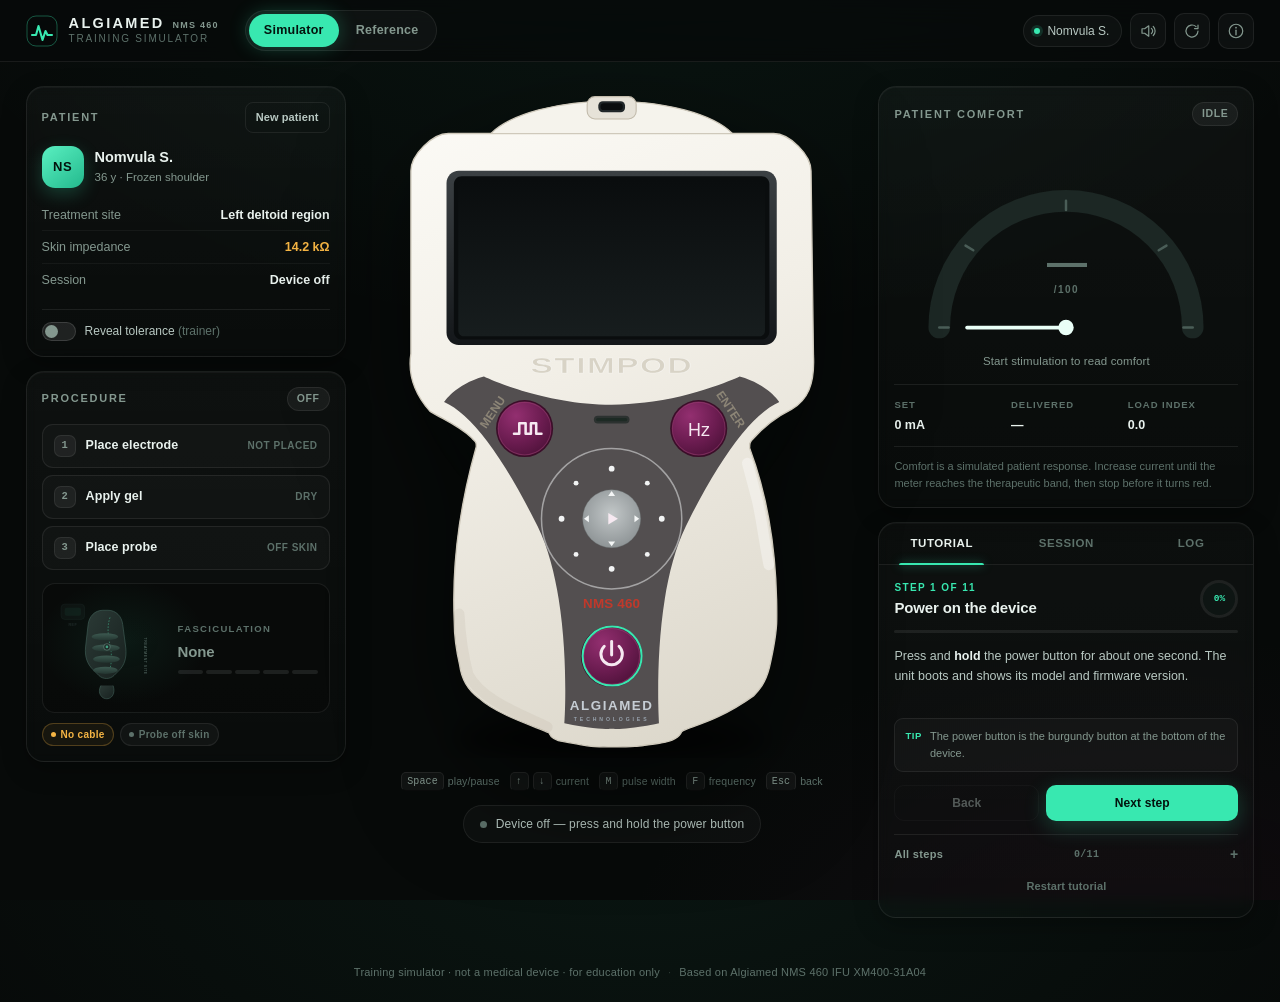
<file: index.html>
<!doctype html>
<html lang="en">
<head>
<meta charset="utf-8">
<meta name="viewport" content="width=device-width, initial-scale=1, viewport-fit=cover">
<meta name="theme-color" content="#070a09">
<title>ALGIAMED NMS 460 — Training Simulator</title>
<meta name="description" content="Interactive practice simulator for the Algiamed NMS 460 peripheral nerve stimulator. Learn the menus, screens, wheel and treatment workflow.">
<link rel="canonical" href="https://r3naldocreates.github.io/nms-460-trainer/">

<!-- link previews: keep the absolute URLs so they resolve from anywhere -->
<meta property="og:type" content="website">
<meta property="og:site_name" content="NMS 460 Trainer">
<meta property="og:title" content="ALGIAMED NMS 460 — Training Simulator">
<meta property="og:description" content="Boot the unit, work the setup menus and wheel, then run the full treatment workflow against a simulated patient — in the browser. Not a medical device.">
<meta property="og:url" content="https://r3naldocreates.github.io/nms-460-trainer/">
<meta property="og:image" content="https://r3naldocreates.github.io/nms-460-trainer/assets/img/social-card.png">
<meta property="og:image:type" content="image/png">
<meta property="og:image:width" content="1200">
<meta property="og:image:height" content="630">
<meta property="og:image:alt" content="Algiamed NMS 460 peripheral nerve stimulator training simulator">
<meta name="twitter:card" content="summary_large_image">
<meta name="twitter:title" content="ALGIAMED NMS 460 — Training Simulator">
<meta name="twitter:description" content="Practise the STIMPOD NMS 460 in the browser. Not a medical device.">
<meta name="twitter:image" content="https://r3naldocreates.github.io/nms-460-trainer/assets/img/social-card.png">

<link rel="icon" href="assets/img/icon.svg" type="image/svg+xml">
<link rel="manifest" href="manifest.webmanifest">
<meta name="apple-mobile-web-app-capable" content="yes">
<meta name="apple-mobile-web-app-status-bar-style" content="black-translucent">
<link rel="stylesheet" href="assets/css/base.css?v=18">
<link rel="stylesheet" href="assets/css/device.css?v=18">
<link rel="stylesheet" href="assets/css/panels.css?v=18">
<link rel="stylesheet" href="assets/css/responsive.css?v=18">
</head>
<body>

<div class="app">

  <!-- ========================== TOP BAR ========================== -->
  <header class="topbar">
    <a class="brand" href="#" data-view="sim" aria-label="Algiamed NMS 460 training simulator home">
      <span class="brand__mark" aria-hidden="true">
        <svg viewBox="0 0 32 32" fill="none">
          <rect x="1" y="1" width="30" height="30" rx="9" stroke="currentColor" stroke-opacity=".35"/>
          <path d="M6 20h4l2.5-9 4 14 3-9 2 4h4.5" stroke="currentColor" stroke-width="2.1"
                stroke-linecap="round" stroke-linejoin="round"/>
        </svg>
      </span>
      <span class="brand__text">
        <span class="brand__name" data-brand="name">ALGIAMED<span class="brand__reg" data-brand="model">NMS 460</span></span>
        <span class="brand__sub">Training Simulator</span>
      </span>
    </a>

    <nav class="topnav" aria-label="Primary">
      <button class="topnav__btn is-active" data-view="sim">Simulator</button>
      <button class="topnav__btn" data-view="guide">Reference</button>
    </nav>

    <div class="topbar__right">
      <div class="patient-chip" id="patientChip">
        <span class="patient-chip__dot"></span>
        <span id="patientChipName">Jordan D.</span>
      </div>
      <button class="icon-btn" id="btnSound" aria-pressed="true" title="Sound on / off" aria-label="Toggle sound">
        <svg viewBox="0 0 24 24" fill="none" aria-hidden="true">
          <path d="M4 9v6h3.5L13 19V5L7.5 9H4Z" stroke="currentColor" stroke-width="1.6" stroke-linejoin="round"/>
          <path class="icon-btn__wave" d="M16.5 8.5a5 5 0 0 1 0 7M19 6a8.5 8.5 0 0 1 0 12"
                stroke="currentColor" stroke-width="1.6" stroke-linecap="round"/>
          <path class="icon-btn__slash" d="M16 8l6 8" stroke="currentColor" stroke-width="1.6" stroke-linecap="round"/>
        </svg>
      </button>
      <button class="icon-btn" id="btnReset" title="Clear settings and start again" aria-label="Clear settings and start again">
        <svg viewBox="0 0 24 24" fill="none" aria-hidden="true">
          <path d="M20 12a8 8 0 1 1-2.6-5.9" stroke="currentColor" stroke-width="1.6" stroke-linecap="round"/>
          <path d="M20 4.2v4.6h-4.6" stroke="currentColor" stroke-width="1.6" stroke-linecap="round" stroke-linejoin="round"/>
        </svg>
      </button>
      <button class="icon-btn" id="btnAbout" title="About this simulator" aria-label="About this simulator">
        <svg viewBox="0 0 24 24" fill="none" aria-hidden="true">
          <circle cx="12" cy="12" r="9" stroke="currentColor" stroke-width="1.6"/>
          <path d="M12 11v6" stroke="currentColor" stroke-width="1.8" stroke-linecap="round"/>
          <circle cx="12" cy="7.6" r="1.15" fill="currentColor"/>
        </svg>
      </button>
    </div>
  </header>

  <main class="main">

    <!-- ========================== SIMULATOR ========================== -->
    <section class="view is-active" id="view-sim">
      <div class="sim" id="sim">

        <!-- ----------- LEFT RAIL ----------- -->
        <aside class="rail rail--left" id="railLeft">

          <!-- Patient -->
          <section class="card">
            <header class="card__head">
              <h2 class="card__title">Patient</h2>
              <button class="btn btn--ghost btn--xs" id="btnNewPatient">New patient</button>
            </header>

            <div class="patient">
              <div class="patient__avatar" id="patientAvatar">JD</div>
              <div class="patient__id">
                <div class="patient__name" id="patientName">Jordan D.</div>
                <div class="patient__meta" id="patientMeta">42 y · Chronic lumbar radiculopathy</div>
              </div>
            </div>

            <dl class="kv">
              <div class="kv__row"><dt>Treatment site</dt><dd id="patientSite">Left L5 distribution</dd></div>
              <div class="kv__row"><dt>Skin impedance</dt><dd id="patientZ">—</dd></div>
              <div class="kv__row"><dt>Session</dt><dd id="patientSession">Not started</dd></div>
            </dl>

            <label class="switch">
              <input type="checkbox" id="chkReveal">
              <span class="switch__track"><span class="switch__thumb"></span></span>
              <span class="switch__label">Reveal tolerance <span class="muted">(trainer)</span></span>
            </label>

            <div class="reveal" id="revealBox" hidden>
              <div class="reveal__row"><span>Comfort ceiling</span><strong id="revealTolerance">—</strong></div>
              <div class="reveal__row"><span>Fasciculation onset</span><strong id="revealFasc">—</strong></div>
              <p class="reveal__note">0.1&nbsp;ms equivalent. At 0.2&nbsp;ms the same current delivers twice the charge, so the ceiling halves.</p>
            </div>
          </section>

          <!-- Procedure -->
          <section class="card">
            <header class="card__head">
              <h2 class="card__title">Procedure</h2>
              <span class="pill" id="procPill">Setup</span>
            </header>

            <div class="proc-actions">
              <button class="proc-btn" id="btnElectrode" data-hint="electrode">
                <span class="proc-btn__num">1</span>
                <span class="proc-btn__label">Place electrode</span>
                <span class="proc-btn__state" id="stateElectrode">Not placed</span>
              </button>
              <button class="proc-btn" id="btnGel" data-hint="gel">
                <span class="proc-btn__num">2</span>
                <span class="proc-btn__label">Apply gel</span>
                <span class="proc-btn__state" id="stateGel">Dry</span>
              </button>
              <button class="proc-btn" id="btnProbe" data-hint="probe">
                <span class="proc-btn__num">3</span>
                <span class="proc-btn__label">Place probe</span>
                <span class="proc-btn__state" id="stateProbe">Off skin</span>
              </button>
            </div>

            <!-- Fasciculation visual -->
            <div class="fasc" id="fasc">
              <svg class="fasc__svg" viewBox="0 0 220 210" aria-hidden="true">
                <defs>
                  <linearGradient id="gSkin" x1="0" y1="0" x2="1" y2="1">
                    <stop offset="0" stop-color="#2b3a36"/>
                    <stop offset="1" stop-color="#18211f"/>
                  </linearGradient>
                  <linearGradient id="gMuscle" x1="0" y1="0" x2="0" y2="1">
                    <stop offset="0" stop-color="#3d5a51"/>
                    <stop offset="1" stop-color="#243631"/>
                  </linearGradient>
                  <radialGradient id="gSpark" cx=".5" cy=".5" r=".5">
                    <stop offset="0" stop-color="#57ffc6" stop-opacity=".9"/>
                    <stop offset="1" stop-color="#57ffc6" stop-opacity="0"/>
                  </radialGradient>
                </defs>

                <!-- contralateral reference pad -->
                <g class="fasc__ref" id="fascRef">
                  <rect x="14" y="18" width="46" height="30" rx="7" fill="#1d2a27" stroke="#3d5a51"/>
                  <rect x="21" y="25" width="32" height="16" rx="4" fill="#57ffc6" opacity=".18"/>
                  <text x="37" y="60" text-anchor="middle" fill="#7d968e" font-size="7.5" letter-spacing=".08em">REF</text>
                </g>

                <!-- forearm -->
                <g class="fasc__arm" id="fascArm">
                  <path class="fasc__limb" d="M96 30c-16 0-27 12-29 28l-5 44c-2 20 4 34 14 44l12 12c8 8 22 8 30 0l10-10c10-10 15-24 13-44l-6-46c-2-16-13-28-29-28Z"
                        fill="url(#gSkin)" stroke="#43625a" stroke-width="1.2"/>
                  <!-- nerve -->
                  <path class="fasc__nerve" d="M110 44c-6 18-4 36 0 54s4 36-2 54" fill="none"
                        stroke="#57ffc6" stroke-opacity=".45" stroke-width="1.6" stroke-dasharray="3 3"/>
                  <!-- muscle bands -->
                  <g class="fasc__bands" id="fascBands">
                    <ellipse class="band" cx="100" cy="82" rx="26" ry="7" fill="url(#gMuscle)"/>
                    <ellipse class="band" cx="102" cy="104" rx="27" ry="7" fill="url(#gMuscle)"/>
                    <ellipse class="band" cx="103" cy="126" rx="26" ry="7" fill="url(#gMuscle)"/>
                    <ellipse class="band" cx="101" cy="148" rx="24" ry="7" fill="url(#gMuscle)"/>
                  </g>
                  <!-- probe -->
                  <g class="fasc__probe" id="fascProbe">
                    <circle class="fasc__ripple" id="ripple1" cx="104" cy="116" r="8" fill="none" stroke="#57ffc6" stroke-width="1.4" opacity="0"/>
                    <circle class="fasc__ripple" id="ripple2" cx="104" cy="116" r="8" fill="none" stroke="#57ffc6" stroke-width="1.4" opacity="0"/>
                    <circle class="fasc__spark" id="fascSpark" cx="104" cy="116" r="26" fill="url(#gSpark)" opacity="0"/>
                    <circle cx="104" cy="116" r="6.5" fill="#0c1211" stroke="#8fb3a8" stroke-width="1.4"/>
                    <circle cx="104" cy="116" r="2.6" fill="#57ffc6" opacity=".9"/>
                  </g>
                  <!-- hand -->
                  <path d="M92 178c-4 8-4 16 2 22 5 5 14 5 19 0 5-5 6-14 3-22" fill="url(#gSkin)" stroke="#43625a" stroke-width="1.2"/>
                </g>

                <text x="176" y="120" text-anchor="middle" fill="#5f756e" font-size="7" letter-spacing=".14em" transform="rotate(90 176 120)">TREATMENT SITE</text>
              </svg>

              <div class="fasc__meta">
                <div class="fasc__label">Fasciculation</div>
                <div class="fasc__value" id="fascValue">None</div>
                <div class="fasc__bars" id="fascBars" aria-hidden="true">
                  <span></span><span></span><span></span><span></span><span></span>
                </div>
              </div>
            </div>

            <div class="badges">
              <span class="badge" id="badgeCircuit"><i></i>Circuit open</span>
              <span class="badge" id="badgeContact"><i></i>Probe off skin</span>
            </div>
          </section>
        </aside>

        <!-- ----------- CENTRE STAGE ----------- -->
        <div class="stage">
          <div class="stage__glow" aria-hidden="true"></div>

          <!-- current tutorial step, kept in view while the device is on screen.
               Only displayed on phones / portrait tablets (<= 899px), where the
               coach panel is a separate tab. Wired in tutorial.js render(). -->
          <button class="stepstrip" id="stepStrip" type="button"
                  aria-label="Show the coach panel for the current step">
            <span class="stepstrip__count" id="stepStripCount">1/15</span>
            <span class="stepstrip__title" id="stepStripTitle">Power on the device</span>
            <svg class="stepstrip__chev" viewBox="0 0 24 24" fill="none" aria-hidden="true">
              <path d="M9 6l6 6-6 6" stroke="currentColor" stroke-width="1.8"
                    stroke-linecap="round" stroke-linejoin="round"/>
            </svg>
            <span class="stepstrip__bar"><i id="stepStripBar"></i></span>
          </button>

          <!-- THE DEVICE -->
          <div class="device" id="device" data-power="off" data-hint="device">

            <svg class="device__svg" id="deviceSvg" viewBox="0 0 400 600" aria-hidden="true">
              <defs>
                <linearGradient id="gBody" x1=".12" y1="0" x2=".88" y2="1">
                  <stop offset="0" stop-color="#fdfcf8"/>
                  <stop offset=".42" stop-color="#f2efe7"/>
                  <stop offset="1" stop-color="#d9d4c7"/>
                </linearGradient>
                <linearGradient id="gBodyRim" x1="0" y1="0" x2="1" y2="1">
                  <stop offset="0" stop-color="#ffffff" stop-opacity=".95"/>
                  <stop offset=".55" stop-color="#ffffff" stop-opacity="0"/>
                  <stop offset="1" stop-color="#a89f8d" stop-opacity=".55"/>
                </linearGradient>
                <linearGradient id="gBezel" x1="0" y1="0" x2="0" y2="1">
                  <stop offset="0" stop-color="#3b4043"/>
                  <stop offset="1" stop-color="#14171a"/>
                </linearGradient>
                <linearGradient id="gRecess" x1="0" y1="0" x2="0" y2="1">
                  <stop offset="0" stop-color="#0a0d0e"/>
                  <stop offset="1" stop-color="#171d1e"/>
                </linearGradient>
                <radialGradient id="gBtn" cx=".34" cy=".26" r=".92">
                  <stop offset="0" stop-color="#932f70"/>
                  <stop offset=".55" stop-color="#6b1c50"/>
                  <stop offset="1" stop-color="#470f34"/>
                </radialGradient>
                <linearGradient id="gWheel" x1=".18" y1="0" x2=".82" y2="1">
                  <stop offset="0" stop-color="#c9cdce"/>
                  <stop offset=".48" stop-color="#9aa0a2"/>
                  <stop offset="1" stop-color="#767c7e"/>
                </linearGradient>
                <radialGradient id="gWheelIn" cx=".5" cy=".42" r=".62">
                  <stop offset="0" stop-color="#c2c7c8"/>
                  <stop offset="1" stop-color="#8b9193"/>
                </radialGradient>
                <radialGradient id="gLed" cx=".5" cy=".5" r=".5">
                  <stop offset="0" stop-color="#c6ffd9"/>
                  <stop offset=".45" stop-color="#3dff9e"/>
                  <stop offset="1" stop-color="#0f8f52"/>
                </radialGradient>
                <filter id="fBlur" x="-40%" y="-80%" width="180%" height="260%">
                  <feGaussianBlur stdDeviation="9"/>
                </filter>
                <filter id="fSoftShadow" x="-25%" y="-15%" width="150%" height="135%">
                  <feDropShadow dx="0" dy="10" stdDeviation="14" flood-color="#000" flood-opacity=".5"/>
                </filter>
                <filter id="fLedGlow" x="-300%" y="-300%" width="700%" height="700%">
                  <feGaussianBlur stdDeviation="4"/>
                </filter>
              </defs>

              <!-- ground shadow -->
              <ellipse class="device-static" cx="200" cy="562" rx="128" ry="15" fill="#000" opacity=".55" filter="url(#fBlur)"/>

              <!-- cable, shown when inserted. Kept as a short stub: a long
                   run-up would cross the step strip above the device -->
              <g class="dev-cable" id="cablePlug" opacity="0">
                <path d="M196 -26c0 8 4 12 4 14" fill="none" stroke="#1c4f47" stroke-width="9" stroke-linecap="round"/>
                <path d="M196 -26c0 8 4 12 4 14" fill="none" stroke="#2f7d70" stroke-width="4" stroke-linecap="round" opacity=".65"/>
                <rect x="182" y="-12" width="36" height="20" rx="7" fill="#2b3234"/>
                <rect x="186" y="-8" width="28" height="8" rx="3" fill="#2f7d70"/>
                <rect x="180" y="4" width="40" height="10" rx="4" fill="#3a4245"/>
              </g>

              <!-- -----------------------------------------------------
                   EDITABLE BODY ARTWORK
                   The default is assets/svg/device-body.svg. Replace
                   that file — or point config.device.art at a PNG /
                   WebP render — and the shell changes without touching
                   the live overlays. The inline artwork below is only
                   a fallback if the file cannot be loaded.
                   ----------------------------------------------------- -->
              <image id="deviceBodyArt" href="assets/svg/device-body.svg"
                     x="0" y="0" width="400" height="600"
                     preserveAspectRatio="xMidYMid meet" pointer-events="none"/>

              <!-- body (fallback copy — hidden when device art loads) -->
              <g class="device-static" filter="url(#fSoftShadow)">
                <path class="dev-body" d="M78 34Q78 16 96 16L304 16Q322 16 322 34L350 244Q354 270 338 288L324 306Q316 316 316 330L316 446Q316 462 322 476L346 514Q356 536 336 544L300 552Q250 562 200 562Q150 562 100 552L64 544Q44 536 54 514L78 476Q84 462 84 446L84 330Q84 316 76 306L62 288Q46 270 50 244Z"
                      fill="url(#gBody)" stroke="#cfc9bb" stroke-width="1"/>
              </g>
              <path d="M78 34Q78 16 96 16L304 16Q322 16 322 34L350 244Q354 270 338 288L324 306Q316 316 316 330L316 446Q316 462 322 476L346 514Q356 536 336 544L300 552Q250 562 200 562Q150 562 100 552L64 544Q44 536 54 514L78 476Q84 462 84 446L84 330Q84 316 76 306L62 288Q46 270 50 244Z"
                    class="device-static" fill="none" stroke="url(#gBodyRim)" stroke-width="2.4" stroke-opacity=".85"/>

              <!-- soft side shading -->
              <path class="device-static" d="M84 446L78 476Q72 492 62 506" fill="none" stroke="#b7ae9c" stroke-width="8" stroke-opacity=".18" stroke-linecap="round"/>
              <path class="device-static" d="M316 446L322 476Q328 492 338 506" fill="none" stroke="#ffffff" stroke-width="8" stroke-opacity=".35" stroke-linecap="round"/>

              <!-- cable socket: the new artwork has a flat top edge at y 53,
                   so the connector straddles it -->
              <g class="dev-socket" id="cableSocket" tabindex="0" role="button" aria-label="Insert treatment cable">
                <rect x="178" y="6" width="44" height="20" rx="7" fill="#e6e2d8" stroke="#c3bcac" stroke-width="1"/>
                <rect x="188" y="10" width="24" height="10" rx="4" fill="#202628"/>
                <rect x="190" y="12" width="20" height="6" rx="3" fill="#0a0d0e"/>
              </g>

              <!-- LCD -->
              <g class="dev-lcd-frame device-static">
                <rect x="88" y="54" width="224" height="160" rx="11" fill="url(#gBezel)"/>
                <rect x="93" y="59" width="214" height="150" rx="7" fill="#0a0d0e"/>
                <rect x="96" y="62" width="208" height="144" rx="5" fill="url(#gRecess)"/>
              </g>

              <!-- wordmark -->
              <text class="dev-wordmark device-static" x="200" y="238" text-anchor="middle" font-size="21" letter-spacing="4.5">STIMPOD</text>

              <!-- LED: sits between the MENU and ENTER buttons in the new layout -->
              <g class="dev-led" id="ledWrap">
                <rect x="184" y="292.5" width="32" height="7" rx="3.5" fill="#2c3230"/>
                <rect id="led" x="186" y="294.5" width="28" height="3" rx="1.5" fill="#1d2a24"/>
                <rect id="ledGlow" x="186" y="294.5" width="28" height="3" rx="1.5" fill="#3dff9e" opacity="0" filter="url(#fLedGlow)"/>
              </g>

              <!-- labels -->
              <text class="dev-label device-static" x="96" y="272" text-anchor="middle" font-size="9">menu</text>
              <text class="dev-label device-static" x="304" y="272" text-anchor="middle" font-size="9">enter</text>

              <!-- menu button -->
              <g class="dev-btn device-static" id="svgMenuBtn">
                <circle cx="124" cy="300" r="27" fill="#3b0d29"/>
                <circle cx="124" cy="300" r="25" fill="url(#gBtn)"/>
                <circle cx="124" cy="300" r="25" fill="none" stroke="#a5447d" stroke-opacity=".5" stroke-width="1"/>
                <path d="M114 305h5v-10h6v10h5v-10h5v10h5" fill="none" stroke="#f6e9f1" stroke-width="2.4"
                      stroke-linecap="round" stroke-linejoin="round"/>
              </g>

              <!-- enter button -->
              <g class="dev-btn device-static" id="svgEnterBtn">
                <circle cx="276" cy="300" r="27" fill="#3b0d29"/>
                <circle cx="276" cy="300" r="25" fill="url(#gBtn)"/>
                <circle cx="276" cy="300" r="25" fill="none" stroke="#a5447d" stroke-opacity=".5" stroke-width="1"/>
                <text x="276" y="307" text-anchor="middle" font-family="Bahnschrift, 'DIN Alternate', sans-serif"
                      font-size="17" font-weight="600" fill="#f6e9f1" letter-spacing=".5">Hz</text>
              </g>

              <!-- wheel -->
              <g class="dev-wheel" id="svgWheel">
                <circle class="device-static" cx="200" cy="356" r="58" fill="#6f7577" opacity=".55"/>
                <circle class="device-static" cx="200" cy="356" r="56" fill="url(#gWheel)"/>
                <circle class="device-static" cx="200" cy="356" r="56" fill="none" stroke="#e6e8e8" stroke-opacity=".55" stroke-width="1.2"/>
                <circle class="device-static" cx="200" cy="356" r="42" fill="url(#gWheelIn)"/>
                <circle class="device-static" cx="200" cy="356" r="42" fill="none" stroke="#6f7678" stroke-opacity=".5" stroke-width="1"/>

                <!-- rotating tick ring: centred on the new wheel at 200,371.6 -->
                <g id="wheelRing" class="dev-wheel__ring">
                  <g fill="#f2f4f4">
                    <circle cx="200" cy="340.1" r="2.6"/><circle cx="200" cy="430.1" r="2.6"/>
                    <circle cx="155" cy="385.1" r="2.6"/><circle cx="245" cy="385.1" r="2.6"/>
                    <circle cx="168" cy="353.1" r="2.2"/><circle cx="232" cy="353.1" r="2.2"/>
                    <circle cx="168" cy="417.1" r="2.2"/><circle cx="232" cy="417.1" r="2.2"/>
                  </g>
                </g>

                <!-- chevrons -->
                <g class="dev-wheel__chev device-static" fill="#f4f6f6">
                  <path d="M200 316l-5 7h10z"/>
                  <path d="M200 396l-5-7h10z"/>
                  <path d="M160 356l7-5v10z"/>
                  <path d="M240 356l-7-5v10z"/>
                </g>
              </g>

              <!-- stem labels -->
              <text class="dev-model device-static" x="200" y="434" text-anchor="middle" font-size="10" letter-spacing="1.6">NMS 460</text>

              <!-- power -->
              <g class="dev-btn device-static" id="svgPowerBtn">
                <circle cx="200" cy="464" r="23" fill="#3b0d29"/>
                <circle cx="200" cy="464" r="21" fill="url(#gBtn)"/>
                <circle cx="200" cy="464" r="21" fill="none" stroke="#a5447d" stroke-opacity=".5" stroke-width="1"/>
                <path d="M200 453v10" stroke="#f6e9f1" stroke-width="2.2" stroke-linecap="round"/>
                <path d="M194.5 456.5a8 8 0 1 0 11 0" fill="none" stroke="#f6e9f1" stroke-width="2.2" stroke-linecap="round"/>
              </g>

              <!-- brand -->
              <text class="dev-brand" x="200" y="557" text-anchor="middle" font-size="12" letter-spacing="1.4" data-brand="deviceFooter">ALGIAMED</text>
              <text class="dev-brand2" x="200" y="567" text-anchor="middle" font-size="4.6" letter-spacing="2.6" data-brand="deviceFooterSub">TECHNOLOGIES</text>
            </svg>

            <!-- LCD (HTML overlay) -->
            <!-- cable hint arrow: points from the left at the connector on top
                 of the unit. Shown by tutorial.js while the cable step runs. -->
            <svg class="cable-arrow" id="cableArrow" viewBox="0 0 400 600" aria-hidden="true">
              <defs>
                <marker id="cableArrowHead" viewBox="0 0 12 12" refX="9" refY="6"
                        markerWidth="5" markerHeight="5" orient="auto">
                  <path d="M0 0 L12 6 L0 12 Z" fill="#38e8b0"/>
                </marker>
              </defs>
              <path class="cable-arrow__glow" d="M60 78 C 94 54, 130 36, 170 27"/>
              <path class="cable-arrow__line" d="M60 78 C 94 54, 130 36, 170 27"
                    marker-end="url(#cableArrowHead)"/>
            </svg>

            <div class="lcd" id="lcd" aria-live="polite">
              <div class="lcd__main" id="lcdMain">
                <div class="lcd__top">
                  <div class="lcd__current"><span id="lcdCurrent">0</span><em>mA</em></div>
                  <div class="lcd__timer" id="lcdTimer">10:00</div>
                </div>
                <div class="lcd__icons">
                  <span class="lcd__icon" id="lcdWave"></span>
                  <span class="lcd__icon" id="lcdSpeaker"></span>
                  <span class="lcd__icon" id="lcdBattery"></span>
                </div>
                <div class="lcd__msg" id="lcdMsg"><span>INSERT CABLE</span></div>
                <div class="lcd__bottom">
                  <div class="lcd__chip" id="lcdPw">0.1ms</div>
                  <div class="lcd__chip" id="lcdHz">2Hz</div>
                </div>
              </div>
              <div class="lcd__menu" id="lcdMenu" hidden></div>
              <div class="lcd__boot" id="lcdBoot" hidden>
                <div class="boot__model">NMS460</div>
                <div class="boot__ver">V4.02</div>
                <div class="boot__user" id="bootUser"></div>
              </div>
              <div class="lcd__glass" aria-hidden="true"></div>
            </div>

            <!-- interactive overlays -->
            <button class="dev-hit dev-hit--menu" id="btnMenu" aria-label="Menu / pulse width button" data-hint="menu"></button>
            <button class="dev-hit dev-hit--enter" id="btnEnter" aria-label="Enter / frequency button" data-hint="enter"></button>
            <button class="dev-hit dev-hit--power" id="btnPower" aria-label="Power button" data-hint="power"></button>

            <div class="wheel" id="wheel" role="group" aria-label="Adjustment wheel">
              <button class="wheel__center" id="btnPlay" aria-label="Play / pause stimulation" data-hint="play">
                <img class="wheel__icon wheel__icon--play" src="assets/svg/play.svg" alt="" aria-hidden="true">
                <img class="wheel__icon wheel__icon--pause" src="assets/svg/pause.svg" alt="" aria-hidden="true">
              </button>
              <span class="wheel__zone wheel__zone--up" data-dir="up" aria-hidden="true"></span>
              <span class="wheel__zone wheel__zone--down" data-dir="down" aria-hidden="true"></span>
              <span class="wheel__zone wheel__zone--left" data-dir="left" aria-hidden="true"></span>
              <span class="wheel__zone wheel__zone--right" data-dir="right" aria-hidden="true"></span>
            </div>

            <div class="wheel__value" id="wheelValue" aria-hidden="true">
              <span id="wheelValueNum">0</span><i>mA</i>
            </div>
          </div>

          <div class="stage__hints" id="stageHints">
            <span class="kbd-hint"><kbd>Space</kbd> play/pause</span>
            <span class="kbd-hint"><kbd>&uarr;</kbd><kbd>&darr;</kbd> current</span>
            <span class="kbd-hint"><kbd>M</kbd> pulse width</span>
            <span class="kbd-hint"><kbd>F</kbd> frequency</span>
            <span class="kbd-hint"><kbd>Esc</kbd> back</span>
          </div>

          <!-- compact patient vitals, shown on phones so the response is
               visible while the device is in front of you. Kept above the
               status bar so both fit the screen without scrolling. -->
          <div class="vitals" id="vitals" aria-hidden="true">
            <div class="vitals__group">
              <span class="vitals__label">Fasciculation</span>
              <span class="vitals__bars" id="vitalsFasc"><i></i><i></i><i></i><i></i><i></i></span>
            </div>
            <div class="vitals__group vitals__group--right">
              <span class="vitals__label">Pain</span>
              <span class="vitals__bars vitals__bars--pain" id="vitalsPain"><i></i><i></i><i></i><i></i><i></i></span>
            </div>
          </div>

          <div class="statusbar" id="statusbar">
            <span class="statusbar__dot" id="statusDot"></span>
            <span class="statusbar__text" id="statusText">Device off — press and hold the power button</span>
          </div>
        </div>

        <!-- ----------- RIGHT RAIL ----------- -->
        <aside class="rail rail--right" id="railRight">

          <!-- Comfort -->
          <section class="card comfort">
            <header class="card__head">
              <h2 class="card__title">Patient comfort</h2>
              <span class="pill pill--state" id="comfortPill">Idle</span>
            </header>

            <div class="gauge" id="gauge">
              <svg viewBox="0 0 220 140" aria-hidden="true">
                <defs>
                  <linearGradient id="gComfort" x1="0" y1="0" x2="1" y2="0">
                    <stop offset="0" stop-color="#ff5c5c"/>
                    <stop offset=".38" stop-color="#f5b544"/>
                    <stop offset=".72" stop-color="#6ee7b7"/>
                    <stop offset="1" stop-color="#38e8b0"/>
                  </linearGradient>
                </defs>
                <path class="gauge__track" d="M28 122a82 82 0 1 1 164 0" fill="none" stroke="#1c2724" stroke-width="14" stroke-linecap="round"/>
                <path class="gauge__fill" id="gaugeFill" d="M28 122a82 82 0 1 1 164 0" fill="none" stroke="url(#gComfort)"
                      stroke-width="14" stroke-linecap="round" stroke-dasharray="258" stroke-dashoffset="258"/>
                <g class="gauge__ticks" stroke="#4a5d57" stroke-width="1.6" stroke-linecap="round">
                  <line x1="28" y1="122" x2="34" y2="122"/>
                  <line x1="45" y1="69" x2="50" y2="72"/>
                  <line x1="110" y1="40" x2="110" y2="46"/>
                  <line x1="175" y1="69" x2="170" y2="72"/>
                  <line x1="192" y1="122" x2="186" y2="122"/>
                </g>
                <g class="gauge__needle" id="gaugeNeedle">
                  <line x1="110" y1="122" x2="110" y2="58" stroke="#eafff7" stroke-width="2.4" stroke-linecap="round"/>
                  <circle cx="110" cy="122" r="5" fill="#eafff7"/>
                </g>
              </svg>
              <div class="gauge__value"><span id="comfortValue">—</span><small>/100</small></div>
              <div class="gauge__caption" id="comfortCaption">Start stimulation to read comfort</div>
            </div>

            <div class="comfort__readout">
              <div><span>Set</span><strong id="roSet">0 mA</strong></div>
              <div><span>Delivered</span><strong id="roDelivered">—</strong></div>
              <div><span>Load index</span><strong id="roLoad">0.0</strong></div>
            </div>

            <p class="comfort__hint" id="comfortHint">Comfort is a simulated patient response. Increase current until the meter reaches the therapeutic band, then stop before it turns red.</p>
          </section>

          <!-- Tabbed panel -->
          <section class="card card--tabs">
            <div class="tabs" role="tablist" aria-label="Session panels">
              <button class="tab is-active" role="tab" data-tab="tutorial" aria-selected="true">Tutorial</button>
              <button class="tab" role="tab" data-tab="session" aria-selected="false">Session</button>
              <button class="tab" role="tab" data-tab="log" aria-selected="false">Log</button>
            </div>

            <!-- TUTORIAL -->
            <div class="tabpanel is-active" data-panel="tutorial" role="tabpanel">
              <div class="tut__head">
                <div>
                  <div class="tut__eyebrow" id="tutEyebrow">Step 1 of 15</div>
                  <h3 class="tut__title" id="tutTitle">Power on the device</h3>
                </div>
                <div class="tut__ring" id="tutRing"><span id="tutPct">0%</span></div>
              </div>
              <div class="tut__bar"><span id="tutBar"></span></div>
              <div class="tut__body" id="tutBody">Press and hold the power button for about one second.</div>
              <div class="tut__hint" id="tutHint"><b>Tip</b> The power button is at the bottom of the device.</div>
              <div class="tut__actions">
                <button class="btn btn--ghost btn--sm" id="tutPrev">Back</button>
                <button class="btn btn--primary btn--sm" id="tutNext">Next step</button>
              </div>
              <details class="tut__all">
                <summary>All steps <span id="tutDoneCount">0/15</span></summary>
                <ol class="tut__list" id="tutList"></ol>
              </details>
              <button class="btn btn--quiet btn--xs tut__restart" id="tutRestart">Restart tutorial</button>
            </div>

            <!-- SESSION -->
            <div class="tabpanel" data-panel="session" role="tabpanel" hidden>
              <dl class="kv kv--tight">
                <div class="kv__row"><dt>Waveform</dt><dd id="setWave">Hybrid RF</dd></div>
                <div class="kv__row"><dt>Pulse width</dt><dd id="setPw">0.1 ms</dd></div>
                <div class="kv__row"><dt>Frequency</dt><dd id="setFreq">2 Hz</dd></div>
                <div class="kv__row"><dt>Countdown</dt><dd id="setTimer">10:00</dd></div>
                <div class="kv__row"><dt>Speaker</dt><dd id="setVol">Medium</dd></div>
                <div class="kv__row"><dt>Backlight</dt><dd id="setBacklight">5 sec</dd></div>
                <div class="kv__row"><dt>Language</dt><dd id="setLang">English</dd></div>
                <div class="kv__row"><dt>User info</dt><dd id="setUser">—</dd></div>
              </dl>

              <div class="field">
                <span class="field__label">Trainer speed</span>
                <div class="seg" id="segSpeed">
                  <button data-speed="1" class="is-active">1×</button>
                  <button data-speed="5">5×</button>
                  <button data-speed="20">20×</button>
                </div>
              </div>

              <div class="btn-row">
                <button class="btn btn--ghost btn--sm" id="btnResetTimer">Reset timer</button>
                <button class="btn btn--danger btn--sm" id="btnEndSession">End session</button>
              </div>
              <button class="btn btn--quiet btn--xs" id="btnResetSettings">Restore factory settings</button>
              <p class="fineprint">Trainer speed only accelerates the countdown and accommodation model — the stimulus and LED stay in real time.</p>
            </div>

            <!-- LOG -->
            <div class="tabpanel" data-panel="log" role="tabpanel" hidden>
              <ul class="log" id="eventLog"></ul>
              <button class="btn btn--quiet btn--xs" id="btnClearLog">Clear log</button>
            </div>
          </section>
        </aside>
      </div>

      <!-- mobile bottom nav -->
      <nav class="mobilenav" id="mobileNav" aria-label="Panels">
        <button data-panel="stage" class="is-active">
          <svg viewBox="0 0 24 24" fill="none"><rect x="6" y="2.5" width="12" height="19" rx="3" stroke="currentColor" stroke-width="1.6"/><path d="M9 6h6" stroke="currentColor" stroke-width="1.6" stroke-linecap="round"/></svg>
          Device
        </button>
        <button data-panel="left">
          <svg viewBox="0 0 24 24" fill="none"><circle cx="12" cy="8" r="3.4" stroke="currentColor" stroke-width="1.6"/><path d="M5 20c0-3.6 3.1-6 7-6s7 2.4 7 6" stroke="currentColor" stroke-width="1.6" stroke-linecap="round"/></svg>
          Patient
        </button>
        <button data-panel="right">
          <svg viewBox="0 0 24 24" fill="none"><path d="M4 15a8 8 0 1 1 16 0" stroke="currentColor" stroke-width="1.6" stroke-linecap="round"/><path d="M12 15l4-4" stroke="currentColor" stroke-width="1.6" stroke-linecap="round"/></svg>
          Coach
        </button>
      </nav>
    </section>

    <!-- ========================== REFERENCE ========================== -->
    <section class="view" id="view-guide" hidden>
      <div class="guide">
        <nav class="guide__nav" id="guideNav" aria-label="Reference sections"></nav>
        <article class="guide__body" id="guideBody"></article>
      </div>
    </section>
  </main>

  <footer class="appfoot">
    <span>Training simulator · not a medical device · for education only</span>
    <span class="appfoot__sep">·</span>
    <span>Based on Algiamed NMS 460 IFU XM400-31A04</span>
  </footer>
</div>

<div class="toasts" id="toasts" aria-live="polite" aria-atomic="false"></div>

<!-- ABOUT MODAL -->
<div class="modal" id="modalAbout" hidden>
  <div class="modal__scrim" data-close></div>
  <div class="modal__panel" role="dialog" aria-modal="true" aria-labelledby="aboutTitle">
    <button class="modal__close" data-close aria-label="Close">×</button>
    <div class="modal__eyebrow" data-brand="modalEyebrow">ALGIAMED NMS 460</div>
    <h2 id="aboutTitle">Training simulator</h2>
    <p>An interactive practice environment for the Algiamed NMS 460 peripheral nerve stimulator. It reproduces the device's screen, menus, adjustment wheel and treatment workflow so clinicians can rehearse before touching a real unit.</p>
    <ul class="modal__list">
      <li><b>Not a medical device.</b> No output is generated. Nothing here is for diagnosis or treatment.</li>
      <li>The comfort meter and fasciculation response are simulated patient models, not measurements.</li>
      <li>Always follow the current Instructions for Use and your local protocols with real equipment.</li>
    </ul>
    <div class="modal__meta">
      <span>Built from IFU XM400-31A04-04</span>
      <span>v1.0</span>
    </div>
    <button class="btn btn--primary" data-close>Got it</button>
  </div>
</div>

<script src="assets/js/compat.js?v=18"></script>
<script src="assets/js/config.js?v=18"></script>
<script src="assets/js/core.js?v=18"></script>
<script src="assets/js/audio.js?v=18"></script>
<script src="assets/js/patient.js?v=18"></script>
<script src="assets/js/device.js?v=18"></script>
<script src="assets/js/wheel.js?v=18"></script>
<script src="assets/js/tutorial.js?v=18"></script>
<script src="assets/js/guide.js?v=18"></script>
<script src="assets/js/app.js?v=18"></script>
</body>
</html>
</file>
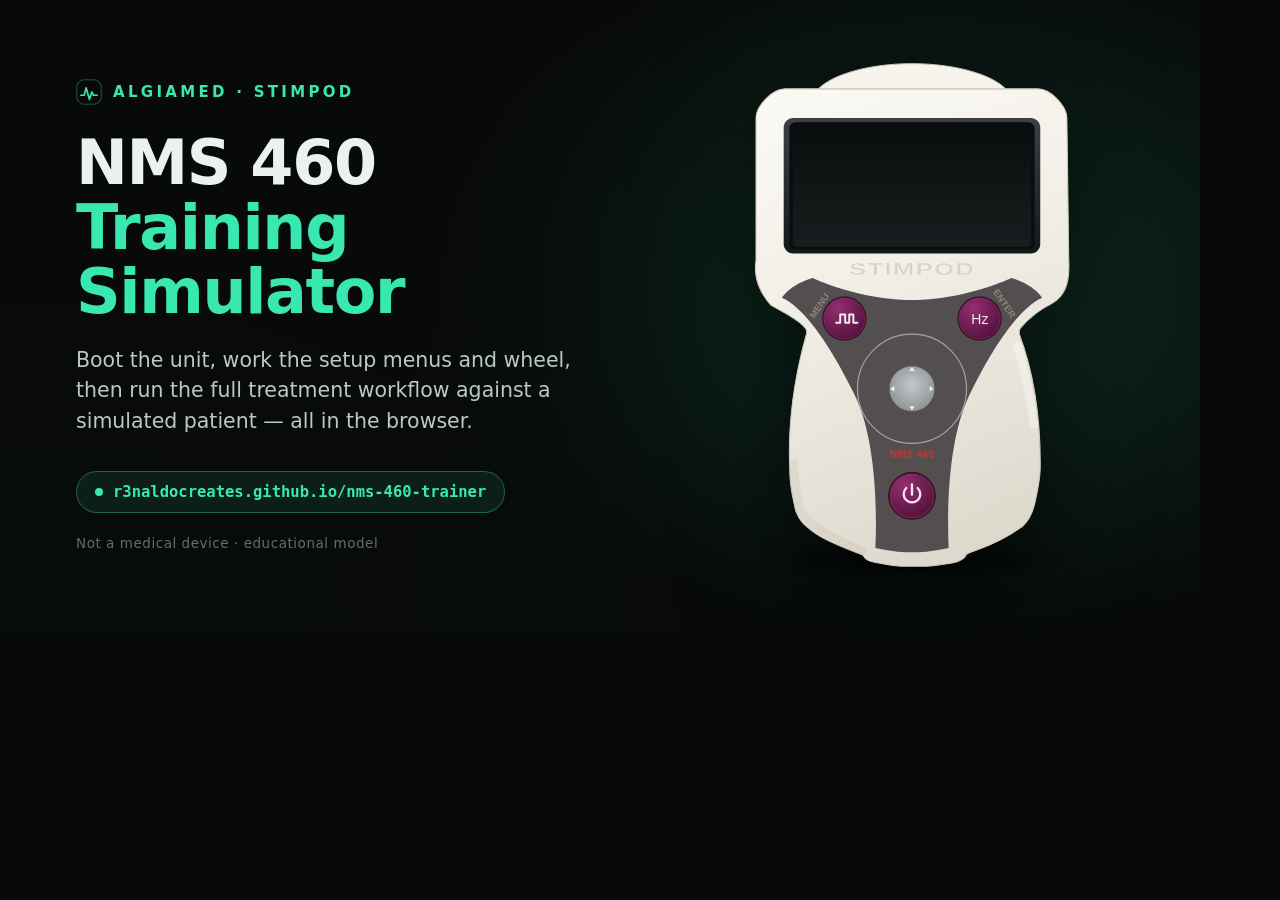
<file: packaging/social-card.html>
<!doctype html>
<html lang="en">
<head>
<meta charset="utf-8">
<title>NMS 460 Trainer — social card</title>
<style>
  /* Dev-only: renders the 1200 x 630 share image used for og:image and the
     README hero. Regenerate with:
       node _research/cdp.mjs --url http://127.0.0.1:8103/packaging/social-card.html \
            --w 1200 --h 630 --scale 2 --out shots/social.png
     then downscale to 1200 x 630. */
  *{ box-sizing:border-box; margin:0; padding:0; }
  html,body{ width:1200px; height:630px; overflow:hidden; }
  body{
    background:#070a09;
    color:#e9f2ee;
    font-family:'Segoe UI', system-ui, -apple-system, sans-serif;
    display:grid;
    grid-template-columns:1fr 520px;
    align-items:center;
    position:relative;
  }
  body::before{
    content:"";
    position:absolute; inset:0;
    background:
      radial-gradient(760px 520px at 78% 46%, rgba(56,232,176,.16), transparent 68%),
      radial-gradient(900px 600px at 6% 100%, rgba(56,232,176,.07), transparent 70%);
  }
  body::after{
    content:"";
    position:absolute; inset:0;
    background:linear-gradient(90deg, rgba(7,10,9,.9) 34%, transparent 62%);
  }
  .copy{ padding:0 24px 0 76px; position:relative; z-index:2; }
  .eyebrow{
    display:flex; align-items:center; gap:11px;
    font-size:15px; font-weight:700; letter-spacing:.22em;
    color:#38e8b0; text-transform:uppercase; margin-bottom:26px;
  }
  .eyebrow svg{ width:26px; height:26px; }
  h1{
    font-size:62px; line-height:1.04; letter-spacing:-.022em; font-weight:750;
    margin-bottom:20px;
  }
  h1 em{ font-style:normal; color:#38e8b0; }
  p{ font-size:20.5px; line-height:1.5; color:#b9c9c3; max-width:540px; }
  .pill{
    display:inline-flex; align-items:center; gap:10px;
    margin-top:34px; padding:11px 18px; border-radius:99px;
    border:1px solid rgba(56,232,176,.34);
    background:rgba(56,232,176,.09);
    color:#38e8b0; font-size:15.5px; font-weight:600;
    font-family:ui-monospace, 'Cascadia Mono', Consolas, monospace;
  }
  .pill i{ width:8px; height:8px; border-radius:50%; background:#38e8b0; display:block; }
  .foot{
    margin-top:22px; font-size:13.5px; letter-spacing:.04em; color:#5d716a;
  }
  .stage{
    position:relative; z-index:2;
    display:grid; place-items:center;
    padding-right:56px;
  }
  .stage img{
    width:auto; height:520px; display:block;
    filter:drop-shadow(0 34px 54px rgba(0,0,0,.62));
  }
</style>
</head>
<body>
  <div class="copy">
    <div class="eyebrow">
      <svg viewBox="0 0 32 32" fill="none" aria-hidden="true">
        <rect x="1" y="1" width="30" height="30" rx="9" stroke="currentColor" stroke-opacity=".45"/>
        <path d="M6 20h4l2.5-9 4 14 3-9 2 4h4.5" stroke="currentColor" stroke-width="2.1"
              stroke-linecap="round" stroke-linejoin="round"/>
      </svg>
      Algiamed · STIMPOD
    </div>
    <h1>NMS 460<br><em>Training Simulator</em></h1>
    <p>Boot the unit, work the setup menus and wheel, then run the full treatment
       workflow against a simulated patient — all in the browser.</p>
    <div class="pill"><i></i>r3naldocreates.github.io/nms-460-trainer</div>
    <div class="foot">Not a medical device · educational model</div>
  </div>
  <div class="stage">
    <img src="../assets/svg/device-body.svg" alt="Algiamed NMS 460 peripheral nerve stimulator">
  </div>
</body>
</html>
</file>
<file: assets/css/base.css>
/* ============================================================
   STIMPOD NMS 460 — Training Simulator
   base.css · tokens, reset, typography, shell, rails, cards
   ============================================================ */

:root{
  /* surface */
  --bg:            #070a09;
  --bg-2:          #0a0f0d;
  --surface:       #0e1513;
  --surface-2:     #121b18;
  --surface-3:     #17211e;
  --line:          rgba(255,255,255,.075);
  --line-2:        rgba(255,255,255,.13);

  /* text */
  --ink:           #e9f2ee;
  --ink-2:         #b9c9c3;
  --ink-3:         #84988f;
  --ink-4:         #5d716a;

  /* accent */
  --mint:          #38e8b0;
  --mint-2:        #00c48f;
  --mint-soft:     rgba(56,232,176,.12);
  --mint-line:     rgba(56,232,176,.34);
  --mint-glow:     rgba(56,232,176,.30);

  /* brand */
  --burgundy:      #6b1c50;
  --burgundy-2:    #8e2a6b;
  --burgundy-soft: rgba(142,42,107,.18);

  /* status */
  --amber:         #f5b544;
  --amber-soft:    rgba(245,181,68,.13);
  --red:           #ff6b6b;
  --red-soft:      rgba(255,107,107,.13);

  /* device */
  --dev-ivory:     #f2efe7;
  --lcd-bg:        #adc4c1;
  --lcd-bg-2:      #9db7b4;
  --lcd-ink:       #0d1a19;

  /* geometry */
  --r-xs: 6px;
  --r-sm: 9px;
  --r-md: 13px;
  --r-lg: 18px;
  --r-xl: 24px;

  --shadow-1: 0 1px 0 rgba(255,255,255,.035) inset, 0 8px 24px rgba(0,0,0,.28);
  --shadow-2: 0 18px 60px rgba(0,0,0,.45);

  --font: "Inter", -apple-system, BlinkMacSystemFont, "Segoe UI Variable Display", "Segoe UI",
          Roboto, "Helvetica Neue", Arial, sans-serif;
  --font-lcd: "Bahnschrift", "DIN Alternate", "Roboto Condensed", "Arial Narrow", Arial, sans-serif;
  --font-mono: "JetBrains Mono", "Cascadia Mono", "SF Mono", Consolas, monospace;

  --topbar-h: 62px;
  --ease: cubic-bezier(.22,.68,.28,1);
}

*,*::before,*::after{ box-sizing:border-box; }

/* our display rules (img, .view, .tabpanel …) would otherwise beat the UA rule */
[hidden]{ display:none !important; }

html,body{ height:100%; }

html{
  -webkit-text-size-adjust:100%;
  scroll-behavior:smooth;
}

body{
  margin:0;
  background:
    radial-gradient(1200px 700px at 50% -10%, rgba(56,232,176,.055), transparent 62%),
    radial-gradient(900px 600px at 90% 110%, rgba(107,28,80,.10), transparent 60%),
    var(--bg);
  color:var(--ink);
  font-family:var(--font);
  font-size:15px;
  line-height:1.5;
  -webkit-font-smoothing:antialiased;
  text-rendering:optimizeLegibility;
  overscroll-behavior-y:none;
}

h1,h2,h3,h4,p,dl,dd,figure{ margin:0; }
button{ font:inherit; color:inherit; }
a{ color:inherit; text-decoration:none; }
img,svg{ display:block; max-width:100%; }
ul,ol{ margin:0; padding:0; list-style:none; }
kbd{ font-family:var(--font-mono); }

:focus-visible{
  outline:2px solid var(--mint);
  outline-offset:3px;
  border-radius:4px;
}

::selection{ background:rgba(56,232,176,.28); color:#fff; }

/* scrollbars */
*{ scrollbar-width:thin; scrollbar-color:rgba(255,255,255,.14) transparent; }
*::-webkit-scrollbar{ width:9px; height:9px; }
*::-webkit-scrollbar-thumb{ background:rgba(255,255,255,.13); border-radius:99px; border:2px solid transparent; background-clip:padding-box; }
*::-webkit-scrollbar-thumb:hover{ background:rgba(255,255,255,.22); background-clip:padding-box; }

/* ── shell ─────────────────────────────────────────────── */

.app{
  min-height:100%;
  display:flex;
  flex-direction:column;
}

.topbar{
  position:sticky;
  top:0;
  z-index:40;
  height:var(--topbar-h);
  display:flex;
  align-items:center;
  gap:18px;
  padding:0 clamp(12px,2vw,26px);
  background:rgba(7,10,9,.78);
  backdrop-filter:blur(18px) saturate(140%);
  -webkit-backdrop-filter:blur(18px) saturate(140%);
  border-bottom:1px solid var(--line);
}

.brand{
  display:flex;
  align-items:center;
  gap:11px;
  min-width:0;
  border-radius:10px;
}
.brand__mark{ width:32px; height:32px; color:var(--mint); flex:none; }
.brand__mark svg{ width:100%; height:100%; }
.brand__text{ display:flex; flex-direction:column; line-height:1.05; min-width:0; }
.brand__name{
  font-weight:700;
  font-size:14.5px;
  letter-spacing:.16em;
  display:flex;
  align-items:baseline;
  gap:8px;
  white-space:nowrap;
}
.brand__reg{
  font-size:9px;
  letter-spacing:.14em;
  color:var(--ink-3);
  font-weight:600;
}
.brand__sub{
  font-size:10px;
  letter-spacing:.18em;
  text-transform:uppercase;
  color:var(--ink-4);
  margin-top:3px;
  white-space:nowrap;
}

.topnav{
  display:flex;
  gap:2px;
  padding:3px;
  background:rgba(255,255,255,.035);
  border:1px solid var(--line);
  border-radius:99px;
  margin-left:8px;
}
.topnav__btn{
  appearance:none;
  border:0;
  background:transparent;
  color:var(--ink-3);
  font-size:12.5px;
  font-weight:600;
  letter-spacing:.02em;
  padding:7px 15px;
  border-radius:99px;
  cursor:pointer;
  transition:color .18s, background .18s;
}
.topnav__btn:hover{ color:var(--ink); }
.topnav__btn.is-active{
  color:#04120d;
  background:var(--mint);
  box-shadow:0 0 20px rgba(56,232,176,.28);
}

.topbar__right{
  margin-left:auto;
  display:flex;
  align-items:center;
  gap:8px;
}

.patient-chip{
  display:flex;
  align-items:center;
  gap:7px;
  padding:6px 12px 6px 10px;
  border:1px solid var(--line);
  background:rgba(255,255,255,.03);
  border-radius:99px;
  font-size:12px;
  color:var(--ink-2);
  max-width:200px;
  white-space:nowrap;
  overflow:hidden;
  text-overflow:ellipsis;
}
.patient-chip__dot{
  width:6px; height:6px; border-radius:50%;
  background:var(--mint);
  box-shadow:0 0 0 3px rgba(56,232,176,.14);
  flex:none;
}

.icon-btn{
  appearance:none;
  width:36px; height:36px;
  display:grid;
  place-items:center;
  border-radius:10px;
  border:1px solid var(--line);
  background:rgba(255,255,255,.03);
  color:var(--ink-3);
  cursor:pointer;
  transition:.18s var(--ease);
}
.icon-btn svg{ width:18px; height:18px; }
.icon-btn:hover{ color:var(--ink); border-color:var(--line-2); background:rgba(255,255,255,.06); }
.icon-btn[aria-pressed="false"]{ color:var(--ink-4); }
.icon-btn[aria-pressed="false"] .icon-btn__wave{ opacity:0; }
.icon-btn[aria-pressed="true"] .icon-btn__slash{ opacity:0; }
.icon-btn__slash{ transition:opacity .2s; }

/* reset button, armed for the second confirm tap */
.icon-btn.is-armed{
  color:var(--amber);
  border-color:rgba(245,181,68,.55);
  background:rgba(245,181,68,.12);
  box-shadow:0 0 0 3px rgba(245,181,68,.14);
}

.main{ flex:1; min-height:0; }

.view{ display:none; }
.view.is-active{ display:block; animation:viewIn .32s var(--ease); }

@keyframes viewIn{
  from{ opacity:0; transform:translateY(6px); }
  to{ opacity:1; transform:none; }
}

.appfoot{
  display:flex;
  gap:8px;
  justify-content:center;
  align-items:center;
  flex-wrap:wrap;
  padding:16px 20px 22px;
  font-size:11px;
  color:var(--ink-4);
  letter-spacing:.02em;
}
.appfoot__sep{ opacity:.4; }

/* ── simulator grid ─────────────────────────────────────── */

.sim{
  display:grid;
  grid-template-columns:minmax(280px,320px) minmax(0,1fr) minmax(320px,376px);
  gap:clamp(14px,1.6vw,22px);
  align-items:start;
  max-width:1720px;
  margin:0 auto;
  padding:clamp(14px,2vw,24px) clamp(12px,2vw,28px) 30px;
}

.rail{
  display:flex;
  flex-direction:column;
  gap:14px;
  min-width:0;
}

.stage{
  position:relative;
  display:flex;
  flex-direction:column;
  align-items:center;
  gap:14px;
  min-width:0;
  padding-top:4px;
}

.stage__glow{
  position:absolute;
  top:6%;
  left:50%;
  width:min(560px,86%);
  aspect-ratio:1;
  transform:translateX(-50%);
  background:radial-gradient(circle, rgba(56,232,176,.13), rgba(56,232,176,.03) 42%, transparent 68%);
  filter:blur(14px);
  pointer-events:none;
  z-index:0;
}

/* ── cards ─────────────────────────────────────────────── */

.card{
  position:relative;
  background:linear-gradient(180deg, rgba(255,255,255,.032), rgba(255,255,255,.012));
  border:1px solid var(--line);
  border-radius:var(--r-lg);
  padding:15px;
  box-shadow:var(--shadow-1);
  backdrop-filter:blur(6px);
}

.card__head{
  display:flex;
  align-items:center;
  justify-content:space-between;
  gap:10px;
  margin-bottom:13px;
}

.card__title{
  font-size:11px;
  font-weight:700;
  letter-spacing:.16em;
  text-transform:uppercase;
  color:var(--ink-3);
}

.pill{
  display:inline-flex;
  align-items:center;
  gap:5px;
  font-size:10.5px;
  font-weight:600;
  letter-spacing:.06em;
  text-transform:uppercase;
  color:var(--ink-3);
  background:rgba(255,255,255,.05);
  border:1px solid var(--line);
  border-radius:99px;
  padding:3px 9px;
  white-space:nowrap;
  transition:.2s;
}
.pill--ok{ color:var(--mint); border-color:var(--mint-line); background:var(--mint-soft); }
.pill--warn{ color:var(--amber); border-color:rgba(245,181,68,.32); background:var(--amber-soft); }
.pill--bad{ color:var(--red); border-color:rgba(255,107,107,.32); background:var(--red-soft); }

/* ── buttons ───────────────────────────────────────────── */

.btn{
  appearance:none;
  display:inline-flex;
  align-items:center;
  justify-content:center;
  gap:7px;
  border-radius:10px;
  border:1px solid var(--line-2);
  background:rgba(255,255,255,.045);
  color:var(--ink);
  font-size:12.5px;
  font-weight:600;
  letter-spacing:.01em;
  padding:9px 14px;
  cursor:pointer;
  transition:.16s var(--ease);
  white-space:nowrap;
  -webkit-tap-highlight-color:transparent;
}
.btn:hover{ background:rgba(255,255,255,.08); border-color:rgba(255,255,255,.2); }
.btn:active{ transform:translateY(1px); }

.btn--primary{
  background:var(--mint);
  border-color:transparent;
  color:#04120d;
  box-shadow:0 6px 22px rgba(56,232,176,.24);
}
.btn--primary:hover{ background:#5af0c1; box-shadow:0 8px 28px rgba(56,232,176,.34); }

.btn--ghost{ background:transparent; border-color:var(--line); color:var(--ink-2); }
.btn--ghost:hover{ color:var(--ink); background:rgba(255,255,255,.05); }

.btn--quiet{ background:transparent; border-color:transparent; color:var(--ink-4); }
.btn--quiet:hover{ color:var(--ink-2); background:rgba(255,255,255,.04); }

.btn--danger{ color:var(--red); border-color:rgba(255,107,107,.28); background:rgba(255,107,107,.08); }
.btn--danger:hover{ background:rgba(255,107,107,.15); }

.btn--xs{ font-size:11px; padding:6px 10px; border-radius:8px; }
.btn--sm{ font-size:12px; padding:8px 12px; }
.btn[disabled]{ opacity:.4; pointer-events:none; }

.btn-row{ display:flex; gap:8px; margin-top:14px; }
.btn-row .btn{ flex:1; }

/* ── key/value list ────────────────────────────────────── */

.kv{ display:flex; flex-direction:column; gap:1px; margin-top:12px; }
.kv__row{
  display:flex;
  align-items:baseline;
  justify-content:space-between;
  gap:12px;
  padding:6px 0;
  border-bottom:1px solid rgba(255,255,255,.045);
  font-size:12.5px;
}
.kv__row:last-child{ border-bottom:0; }
.kv__row dt{ color:var(--ink-3); white-space:nowrap; }
.kv__row dd{ color:var(--ink); font-weight:600; text-align:right; font-variant-numeric:tabular-nums; }
.kv--tight .kv__row{ padding:5px 0; font-size:12px; }

/* ── misc ──────────────────────────────────────────────── */

.muted{ color:var(--ink-4); font-weight:400; }
.fineprint{ font-size:10.5px; line-height:1.5; color:var(--ink-4); margin-top:10px; }

.field{ margin-top:16px; }
.field__label{
  display:block;
  font-size:10.5px;
  font-weight:700;
  letter-spacing:.14em;
  text-transform:uppercase;
  color:var(--ink-4);
  margin-bottom:7px;
}

.seg{
  display:flex;
  gap:3px;
  padding:3px;
  background:rgba(0,0,0,.28);
  border:1px solid var(--line);
  border-radius:9px;
}
.seg button{
  flex:1;
  appearance:none;
  border:0;
  background:transparent;
  color:var(--ink-3);
  font-size:11.5px;
  font-weight:600;
  padding:6px 4px;
  border-radius:6px;
  cursor:pointer;
  transition:.16s;
}
.seg button:hover{ color:var(--ink); }
.seg button.is-active{ background:rgba(255,255,255,.1); color:var(--ink); }

/* ── toasts ────────────────────────────────────────────── */

.toasts{
  position:fixed;
  z-index:120;
  left:50%;
  bottom:22px;
  transform:translateX(-50%);
  display:flex;
  flex-direction:column-reverse;
  gap:8px;
  align-items:center;
  pointer-events:none;
  width:min(92vw,440px);
}
.toast{
  display:flex;
  align-items:center;
  gap:9px;
  background:rgba(18,27,24,.96);
  border:1px solid var(--line-2);
  border-left:3px solid var(--mint);
  color:var(--ink);
  font-size:12.5px;
  padding:10px 14px;
  border-radius:10px;
  box-shadow:var(--shadow-2);
  animation:toastIn .3s var(--ease);
  max-width:100%;
}
.toast--warn{ border-left-color:var(--amber); }
.toast--bad{ border-left-color:var(--red); }
.toast--out{ animation:toastOut .28s var(--ease) forwards; }

@keyframes toastIn{ from{ opacity:0; transform:translateY(10px) scale(.97); } }
@keyframes toastOut{ to{ opacity:0; transform:translateY(8px) scale(.97); } }

/* ── modal ─────────────────────────────────────────────── */

.modal{ position:fixed; top:0; right:0; bottom:0; left:0; z-index:200; display:grid; place-items:center; padding:20px; }
.modal[hidden]{ display:none; }
.modal__scrim{ position:absolute; top:0; right:0; bottom:0; left:0; background:rgba(3,6,5,.72); -webkit-backdrop-filter:blur(6px); backdrop-filter:blur(6px); }
.modal__panel{
  position:relative;
  width:min(520px,100%);
  background:linear-gradient(180deg,#111a17,#0c1210);
  border:1px solid var(--line-2);
  border-radius:var(--r-xl);
  padding:26px;
  box-shadow:var(--shadow-2);
  animation:modalIn .28s var(--ease);
}
@keyframes modalIn{ from{ opacity:0; transform:translateY(14px) scale(.98); } }
.modal__close{
  position:absolute; top:14px; right:14px;
  width:32px; height:32px; border-radius:9px;
  border:1px solid var(--line); background:transparent; color:var(--ink-3);
  font-size:20px; line-height:1; cursor:pointer;
}
.modal__close:hover{ color:var(--ink); background:rgba(255,255,255,.06); }
.modal__eyebrow{
  font-size:10px; letter-spacing:.2em; text-transform:uppercase;
  color:var(--mint); font-weight:700; margin-bottom:8px;
}
.modal__panel h2{ font-size:24px; letter-spacing:-.01em; margin-bottom:12px; }
.modal__panel p{ font-size:13.5px; color:var(--ink-2); line-height:1.65; }
.modal__list{ margin:16px 0 18px; display:flex; flex-direction:column; gap:9px; }
.modal__list li{
  position:relative;
  padding-left:20px;
  font-size:12.5px;
  color:var(--ink-3);
  line-height:1.55;
}
.modal__list li::before{
  content:"";
  position:absolute; left:0; top:7px;
  width:7px; height:7px; border-radius:2px;
  background:var(--mint); opacity:.7;
}
.modal__list b{ color:var(--ink); }
.modal__meta{
  display:flex; justify-content:space-between;
  font-size:10.5px; color:var(--ink-4);
  border-top:1px solid var(--line);
  padding-top:12px; margin-bottom:16px;
  font-family:var(--font-mono);
}

/* ── utility ───────────────────────────────────────────── */

.sr-only{
  position:absolute; width:1px; height:1px; padding:0; margin:-1px;
  overflow:hidden; clip:rect(0,0,0,0); white-space:nowrap; border:0;
}

@media (prefers-reduced-motion:reduce){
  *,*::before,*::after{
    animation-duration:.001ms !important;
    animation-iteration-count:1 !important;
    transition-duration:.001ms !important;
    scroll-behavior:auto !important;
  }
}
</file>
<file: assets/css/device.css>
/* ============================================================
   device.css — the NMS 460 hardware, LCD and wheel
   ============================================================ */

.device{
  position:relative;
  z-index:1;
  width:min(100%, 452px, calc((100vh - 232px) * 0.6667));
  width:min(100%, 452px, calc((100dvh - 232px) * 0.6667));
  aspect-ratio:400 / 600;
  user-select:none;
  -webkit-user-select:none;
  -webkit-tap-highlight-color:transparent;
  filter:drop-shadow(0 34px 54px rgba(0,0,0,.5));
  transition:filter .4s var(--ease);
}

.device__svg{
  position:absolute;
  top:0; right:0; bottom:0; left:0;
  width:100%;
  height:100%;
  overflow:visible;
}

/* when the editable body artwork is loaded, hide the inline fallback
   shell but keep the live cable, socket, LED, wheel ring and branding */
.device.has-art .device-static{ display:none; }

/* the new body artwork carries a dark inlay under the power button, so the
   configurable ALGIAMED footer needs lighter type to stay legible */
.device.has-art .dev-brand{ fill:#c6cdd4; }
.device.has-art .dev-brand2{ fill:#98a3ae; }

/* ── printed wordmarks ─────────────────────────────────── */

.dev-wordmark{
  font-family:var(--font);
  font-weight:700;
  fill:#d8d3c6;
  paint-order:stroke;
  stroke:#ffffff;
  stroke-width:.6;
  stroke-opacity:.55;
  letter-spacing:4.5px;
}
.dev-model{
  font-family:var(--font);
  font-weight:800;
  fill:#c0392b;
  letter-spacing:1.6px;
}
.dev-brand{
  font-family:var(--font);
  font-weight:700;
  fill:#5d6470;
  letter-spacing:1.4px;
}
.dev-brand2{
  font-family:var(--font);
  font-weight:600;
  fill:#8a919b;
  letter-spacing:2.6px;
}
.dev-label{
  font-family:var(--font);
  font-weight:600;
  fill:#8d8677;
  letter-spacing:.06em;
  text-transform:uppercase;
}

/* ── buttons ───────────────────────────────────────────── */

.dev-btn{ transform-box:fill-box; transform-origin:center; transition:transform .09s ease; }
.dev-btn.is-pressed{ transform:scale(.94); }

/* ── LED ───────────────────────────────────────────────── */

#led{ transition:fill .08s linear; }
#ledGlow{ transition:opacity .08s linear; }

/* ── cable ─────────────────────────────────────────────── */

.dev-cable{ transition:opacity .3s var(--ease), transform .3s var(--ease); }
.device[data-cable="out"] .dev-cable{ opacity:0; transform:translateY(-26px); }
.device[data-cable="in"] .dev-cable{ opacity:1; transform:none; }

.dev-socket{ cursor:pointer; outline:none; touch-action:none; -webkit-user-select:none; user-select:none; }
.dev-socket:focus-visible rect:first-child{ stroke:var(--mint); stroke-width:2; }
.dev-socket.is-hinted rect:first-child{
  stroke:var(--mint);
  stroke-width:2.2;
  filter:drop-shadow(0 0 5px rgba(56,232,176,.75));
}
.dev-socket.is-hinted{ animation:hintPulse 1.9s ease-out infinite; border-radius:8px; }
.dev-socket:hover rect:first-child{ fill:#f7f4ec; }
.device[data-cable="in"] .dev-socket{ cursor:default; }

/* ── LCD ───────────────────────────────────────────────── */

.lcd{
  position:absolute;
  /* screen recess measured from assets/svg/device-body.svg:
     x 62.3 - 337.7, y 80.4 - 221.2 in the 400 x 600 frame */
  left:15.575%;
  top:13.4%;
  width:68.85%;
  height:23.4667%;
  container-type:size;
  overflow:hidden;
  border-radius:0.89cqw;
  background:linear-gradient(175deg, #bed3cf 0%, #adc5c1 45%, #9db6b2 100%);
  color:var(--lcd-ink);
  font-family:var(--font-lcd);
  box-shadow:
    inset 0 0.44cqw 1.18cqw rgba(0,0,0,.30),
    inset 0 -0.3cqw 0.59cqw rgba(255,255,255,.18);
  transition:opacity .35s var(--ease), filter .35s var(--ease);
  z-index:3;
}

.device[data-power="off"] .lcd{
  opacity:0;
  filter:brightness(.25);
}

/* the UA [hidden] rule loses to the display rules below — restore it */
.lcd__main[hidden],
.lcd__menu[hidden],
.lcd__boot[hidden]{ display:none !important; }

/* backlight off dims the screen */
.device[data-backlight="off"] .lcd{ filter:brightness(.62) contrast(1.06); }

.lcd__main{
  position:absolute;
  top:0; right:0; bottom:0; left:0;
  display:grid;
  grid-template-columns:1fr 15.5%;
  grid-template-rows:auto 1fr auto;
  padding:2.22cqw 2.66cqw 1.92cqw;
  gap:0.443cqw 0;
}

.lcd__top{
  grid-column:1;
  grid-row:1;
  display:flex;
  align-items:baseline;
  justify-content:space-between;
  gap:1.48cqw;
  line-height:.94;
}

.lcd__current{
  display:flex;
  align-items:baseline;
  gap:0.369cqw;
  font-size:14.4cqw;
  font-weight:700;
  letter-spacing:-.03em;
  font-variant-numeric:tabular-nums;
}
.lcd__current em{
  font-style:normal;
  font-size:.46em;
  font-weight:700;
  letter-spacing:0;
  transform:translateY(-.06em);
}

.lcd__timer{
  font-size:12.11cqw;
  font-weight:700;
  letter-spacing:-.02em;
  font-variant-numeric:tabular-nums;
}

.lcd__icons{
  grid-column:2;
  grid-row:1 / 3;
  display:flex;
  flex-direction:column;
  justify-content:space-between;
  align-items:center;
  padding:0.295cqw 0 0;
}
.lcd__icon{ display:block; width:8.12cqw; height:4.58cqw; opacity:.92; }
.lcd__icon svg,
.lcd__icon img{ width:100%; height:100%; display:block; object-fit:contain; }
.lcd__icon--dim{ opacity:.28; }

.lcd__msg{
  grid-column:1;
  grid-row:2;
  margin-top:0.591cqw;
  border:0.74cqw solid var(--lcd-ink);
  border-radius:0.295cqw;
  display:grid;
  place-items:center;
  text-align:center;
  font-size:6.35cqw;
  font-weight:700;
  line-height:1.08;
  letter-spacing:.015em;
  padding:0.591cqw 0.74cqw;
  text-transform:uppercase;
  overflow:hidden;
}
.lcd__msg.is-warn{ font-size:6.05cqw; }
.lcd__msg.is-big{ font-size:7.09cqw; }
.lcd__msg.is-tiny{ font-size:5.17cqw; letter-spacing:.02em; }
.lcd__msg.is-plain{ border-color:transparent; font-weight:600; }

.lcd__warn{
  display:inline-block;
  width:.92em;
  height:.92em;
  margin-left:.28em;
  vertical-align:-.08em;
}
.lcd__warn svg,
.lcd__warn img{ width:100%; height:100%; display:block; object-fit:contain; }

.lcd__bottom{
  grid-column:1 / 3;
  grid-row:3;
  display:flex;
  align-items:flex-end;
  justify-content:space-between;
  gap:1.48cqw;
  margin-top:0.591cqw;
}

.lcd__chip{
  background:var(--lcd-ink);
  color:#b7ccc8;
  font-size:8.42cqw;
  font-weight:700;
  line-height:1;
  letter-spacing:-.01em;
  padding:0.665cqw 1.03cqw;
  border-radius:0.369cqw;
  font-variant-numeric:tabular-nums;
  transition:opacity .2s;
}

.lcd__glass{
  position:absolute;
  top:0; right:0; bottom:0; left:0;
  pointer-events:none;
  border-radius:inherit;
  background:
    linear-gradient(158deg, rgba(255,255,255,.22) 0%, rgba(255,255,255,.03) 34%, transparent 55%),
    repeating-linear-gradient(0deg, rgba(0,0,0,.028) 0 1px, transparent 1px 2px),
    repeating-linear-gradient(90deg, rgba(0,0,0,.018) 0 1px, transparent 1px 2px);
  box-shadow:inset 0 0 0 0.443cqw rgba(0,0,0,.16);
  z-index:9;
}

/* boot */
.lcd__boot{
  position:absolute;
  top:0; right:0; bottom:0; left:0;
  display:flex;
  flex-direction:column;
  align-items:center;
  justify-content:center;
  gap:0.591cqw;
  background:linear-gradient(175deg,#c3d7d3,#a8c0bc);
  z-index:8;
}
.boot__model{ font-size:9.6cqw; font-weight:800; letter-spacing:.08em; }
.boot__ver{ font-size:4.73cqw; font-weight:600; letter-spacing:.14em; opacity:.72; }
.boot__user{
  position:absolute;
  bottom:5.17cqw;
  font-size:4.14cqw;
  font-weight:600;
  letter-spacing:.04em;
  opacity:.8;
  text-align:center;
  line-height:1.3;
  white-space:pre-line;
}
.boot__logo{
  font-size:8.49cqw;
  font-weight:800;
  letter-spacing:.24em;
  display:flex;
  align-items:center;
  gap:1.18cqw;
}
.boot__logo i{
  width:1.92cqw; height:1.92cqw; border-radius:50%;
  background:var(--lcd-ink); display:block;
}

/* ── menu screens ──────────────────────────────────────── */

.lcd__menu{
  position:absolute;
  top:0; right:0; bottom:0; left:0;
  display:flex;
  flex-direction:column;
  padding:1.92cqw 2.36cqw;
  font-size:4.21cqw;
  font-weight:700;
  letter-spacing:.01em;
  line-height:1;
  z-index:7;
}

.menu__title{
  background:var(--lcd-ink);
  color:#b7ccc8;
  text-align:center;
  font-size:4.36cqw;
  letter-spacing:.09em;
  padding:0.81cqw 0;
  margin-bottom:1.03cqw;
  flex:none;
}

.menu__list{ flex:1; display:flex; flex-direction:column; justify-content:flex-start; gap:0.148cqw; min-height:0; }

.menu__row{
  display:flex;
  align-items:center;
  gap:1.03cqw;
  padding:0.628cqw 0.74cqw;
  border-radius:0.369cqw;
  white-space:nowrap;
  overflow:hidden;
}
.menu__row.is-sel{
  background:var(--lcd-ink);
  color:#b7ccc8;
}
.menu__row.is-long{ font-size:3.47cqw; letter-spacing:0; }
.menu__row--exit{ margin-top:0.443cqw; }

.menu__radio{
  width:1.7cqw;
  height:1.7cqw;
  border-radius:50%;
  border:0.458cqw solid currentColor;
  flex:none;
  position:relative;
}
.menu__radio.is-on::after{
  content:"";
  position:absolute;
  top:0.251cqw; right:0.251cqw; bottom:0.251cqw; left:0.251cqw;
  border-radius:50%;
  background:currentColor;
}

.menu__value{
  margin-left:auto;
  font-weight:700;
  opacity:.72;
  font-variant-numeric:tabular-nums;
}
.menu__row.is-sel .menu__value{ opacity:.95; }

.menu__confirm{
  flex:1;
  display:flex;
  flex-direction:column;
  gap:0.443cqw;
  padding:0.74cqw 0;
  font-size:4.06cqw;
}
.menu__confirm-label{ opacity:.8; letter-spacing:.04em; }
.menu__confirm-value{
  font-size:5.32cqw;
  letter-spacing:.02em;
  padding:0.443cqw 0 1.03cqw;
  line-height:1.1;
  white-space:pre-line;
}
.menu__accept{
  margin-top:auto;
  display:flex;
  align-items:center;
  gap:1.62cqw;
  font-size:4.43cqw;
  padding:0.591cqw 0.74cqw;
  border-radius:0.369cqw;
}
.menu__accept .opt{
  padding:0.369cqw 1.18cqw;
  border-radius:0.295cqw;
}
.menu__accept .opt.is-sel{
  background:var(--lcd-ink);
  color:#b7ccc8;
}

.menu__editor{
  flex:1;
  display:flex;
  flex-direction:column;
  gap:0.89cqw;
  padding:0.74cqw 0;
  font-size:4.73cqw;
}
.menu__field{
  display:flex;
  align-items:baseline;
  justify-content:space-between;
  gap:1.48cqw;
  padding:0.74cqw 0.89cqw;
  border-radius:0.369cqw;
}
.menu__field.is-active{
  background:var(--lcd-ink);
  color:#b7ccc8;
}
.menu__field b{ font-variant-numeric:tabular-nums; letter-spacing:.02em; }

.menu__note{
  font-size:3.25cqw;
  font-weight:600;
  letter-spacing:.03em;
  opacity:.75;
  margin-top:auto;
  line-height:1.25;
  display:flex;
  align-items:center;
  gap:0.74cqw;
}

/* user info editor */
.menu__text{
  font-family:var(--font-mono);
  font-size:4.43cqw;
  letter-spacing:.06em;
  padding:1.03cqw 0.89cqw;
  border:0.74cqw solid var(--lcd-ink);
  border-radius:0.295cqw;
  margin-bottom:0.74cqw;
  white-space:pre;
  overflow:hidden;
}
.menu__text .caret{
  background:var(--lcd-ink);
  color:#b7ccc8;
}
.menu__charset{
  font-family:var(--font-mono);
  font-size:3.4cqw;
  letter-spacing:.08em;
  display:flex;
  flex-wrap:wrap;
  gap:0.295cqw 0.74cqw;
  padding:0.443cqw 0;
  opacity:.85;
}
.menu__charset span.is-sel{
  background:var(--lcd-ink);
  color:#b7ccc8;
  padding:0 0.295cqw;
  border-radius:0.222cqw;
}
.menu__charset span.is-special{ opacity:.72; }

/* ── hit areas ─────────────────────────────────────────── */

.dev-hit{
  position:absolute;
  z-index:5;
  transform:translate(-50%,-50%);
  /* own the gesture: without this iOS can turn a tap into a scroll and
     cancel the pointerup, which is how the frequency button 'did nothing' */
  touch-action:none;
  border:0;
  padding:0;
  background:transparent;
  border-radius:50%;
  cursor:pointer;
  -webkit-tap-highlight-color:transparent;
  -webkit-touch-callout:none;
  touch-action:none;
  user-select:none;
  -webkit-user-select:none;
  transition:box-shadow .2s, background .2s;
}
.dev-hit::after{
  content:"";
  position:absolute;
  top:-8%; right:-8%; bottom:-8%; left:-8%;
  border-radius:50%;
  border:2px solid transparent;
  transition:.2s;
}
.dev-hit:hover::after{ border-color:rgba(56,232,176,.28); }
.dev-hit.is-pressed{ background:rgba(0,0,0,.10); }
.dev-hit.is-pressed::after{ border-color:rgba(56,232,176,.5); }

/* centres in the new artwork: menu 121.8,304 · enter 278.1,304 · power 200,508.6
   (button diameters 51.3 and 55.3, hits kept slightly larger for touch) */

.dev-hit--menu{ left:30.45%; top:50.6667%; width:14.5%; aspect-ratio:1; }
.dev-hit--enter{ left:69.525%; top:50.6667%; width:14.5%; aspect-ratio:1; }
.dev-hit--power{ left:50%; top:84.7667%; width:15%; aspect-ratio:1; }

/* The hit circles stay generous for touch, but the ring they draw must sit on
   the artwork's button edge. Each inset below shrinks the ring from the hit box
   down to the drawn diameter: menu/enter 51.3, power 55.3. */
.dev-hit--menu::after,
.dev-hit--enter::after{ top:5.78%; right:5.78%; bottom:5.78%; left:5.78%; }
.dev-hit--power::after{ top:3.92%; right:3.92%; bottom:3.92%; left:3.92%; }

.dev-socket-hit{
  position:absolute;
  left:50%;
  top:3%;
  width:16%;
  aspect-ratio:1.4;
  transform:translate(-50%,-50%);
  z-index:5;
  border:0;
  background:transparent;
  cursor:pointer;
  border-radius:8px;
  -webkit-tap-highlight-color:transparent;
  -webkit-touch-callout:none;
  touch-action:manipulation;
  user-select:none;
  -webkit-user-select:none;
}

/* ── wheel ─────────────────────────────────────────────── */

.wheel{
  position:absolute;
  left:50%;
  /* wheel centre 200,385.1 · outer diameter 130.5 in the new artwork */
  top:64.1833%;
  width:32.625%;
  aspect-ratio:1;
  transform:translate(-50%,-50%);
  z-index:6;
  border-radius:50%;
  touch-action:none;
  -webkit-touch-callout:none;
  user-select:none;
  -webkit-user-select:none;
  cursor:grab;
}
.wheel:active{ cursor:grabbing; }

.wheel.is-turning{ filter:drop-shadow(0 0 10px rgba(56,232,176,.35)); }

.wheel__center{
  position:absolute;
  touch-action:none;
  left:50%;
  top:50%;
  /* the artwork's inner knob is 52.1 wide — 40 % of the wheel */
  width:40%;
  aspect-ratio:1;
  transform:translate(-50%,-50%);
  border-radius:50%;
  border:0;
  background:transparent;
  color:#f6e9f1;
  display:grid;
  place-items:center;
  cursor:pointer;
  z-index:3;
  -webkit-tap-highlight-color:transparent;
  -webkit-touch-callout:none;
  touch-action:none;
  user-select:none;
  -webkit-user-select:none;
  transition:transform .09s ease, filter .2s;
}
.wheel__center::after{
  content:"";
  position:absolute;
  /* ring sized to the knob in the artwork */
  top:0; right:0; bottom:0; left:0;
  border-radius:50%;
  border:2px solid transparent;
  transition:.2s;
}
.wheel__center:hover::after{ border-color:rgba(56,232,176,.4); }
.wheel__center:active{ transform:translate(-50%,-50%) scale(.93); }

.wheel__icon{ width:46%; height:46%; object-fit:contain; display:block; }
.wheel__icon--pause{ display:none; }
.device[data-stim="on"] .wheel__icon--play{ display:none; }
.device[data-stim="on"] .wheel__icon--pause{ display:block; }

.wheel__zone{
  position:absolute;
  display:block;
  border-radius:50%;
  pointer-events:none;
  opacity:0;
  transition:opacity .18s;
  background:radial-gradient(circle, rgba(56,232,176,.20), transparent 70%);
}
.wheel__zone--up{ left:34%; top:0;  width:32%; height:26%; }
.wheel__zone--down{ left:34%; bottom:0; width:32%; height:26%; }
.wheel__zone--left{ left:0; top:36%; width:26%; height:28%; }
.wheel__zone--right{ right:0; top:36%; width:26%; height:28%; }

.wheel__value{
  position:absolute;
  left:50%;
  top:70%;
  transform:translate(-50%,-50%) scale(.9);
  background:rgba(9,14,12,.92);
  border:1px solid var(--mint-line);
  color:var(--mint);
  font-family:var(--font-mono);
  font-size:clamp(10px,2.4cqw,15px);
  font-weight:600;
  letter-spacing:.02em;
  padding:3px 9px;
  border-radius:99px;
  opacity:0;
  pointer-events:none;
  transition:.2s var(--ease);
  white-space:nowrap;
  z-index:7;
}
.wheel__value.is-on{ opacity:1; transform:translate(-50%,-50%) scale(1); }
.wheel__value i{ font-style:normal; opacity:.6; margin-left:1px; font-size:.85em; }

/* ── hint ring ─────────────────────────────────────────── */

@keyframes hintPulse{
  0%,100%{ box-shadow:0 0 0 0 rgba(56,232,176,.0); }
  40%{ box-shadow:0 0 0 7px rgba(56,232,176,.22); }
}

.dev-hit.is-hinted::after,
.wheel__center.is-hinted::after{
  border-color:var(--mint) !important;
  animation:hintPulse 1.9s ease-out infinite;
}

.wheel.is-hinted{
  animation:hintPulse 1.9s ease-out infinite;
  border-radius:50%;
}

/* ── stage furniture ───────────────────────────────────── */

.stage__hints{
  display:flex;
  flex-wrap:wrap;
  justify-content:center;
  gap:6px 10px;
  max-width:520px;
  padding:0 8px;
}
.kbd-hint{
  display:inline-flex;
  align-items:center;
  gap:4px;
  font-size:10.5px;
  color:var(--ink-4);
  letter-spacing:.01em;
}
.kbd-hint kbd{
  display:inline-grid;
  place-items:center;
  min-width:19px;
  height:19px;
  padding:0 5px;
  font-size:10px;
  color:var(--ink-3);
  background:rgba(255,255,255,.045);
  border:1px solid var(--line);
  border-bottom-color:rgba(0,0,0,.4);
  border-radius:5px;
  line-height:1;
}

.statusbar{
  display:flex;
  align-items:center;
  gap:9px;
  padding:9px 16px;
  border-radius:99px;
  border:1px solid var(--line);
  background:rgba(255,255,255,.028);
  max-width:min(520px,100%);
  min-height:38px;
}
.statusbar__dot{
  width:7px; height:7px; border-radius:50%;
  background:var(--ink-4);
  flex:none;
  transition:.25s;
}
.statusbar__dot.is-ok{ background:var(--mint); box-shadow:0 0 0 4px rgba(56,232,176,.13); }
.statusbar__dot.is-warn{ background:var(--amber); box-shadow:0 0 0 4px rgba(245,181,68,.13); }
.statusbar__dot.is-bad{ background:var(--red); box-shadow:0 0 0 4px rgba(255,107,107,.13); }
.statusbar__dot.is-live{ animation:dotPulse 1.1s ease-in-out infinite; }
@keyframes dotPulse{ 50%{ opacity:.35; } }

.statusbar__text{
  font-size:12px;
  color:var(--ink-2);
  letter-spacing:.01em;
  line-height:1.35;
}

/* ============================================================
   LEGACY FALLBACK — iOS Safari < 16 / old Android WebView (no container queries)
   Static stand-in for the whole LCD block: 1cqw = 2.536px at the 400px
   reference width (the LCD is 63.4% of the device). Container queries are
   mandatory on modern browsers; this block keeps pre-2022 Safari usable.
   It only matches browsers without container-type support.
   EDIT THE ORIGINAL cqw BLOCK ABOVE — this is a generated copy, do not edit.
   ============================================================ */
@supports not (container-type: size){
/* ── LCD ───────────────────────────────────────────────── */

.lcd{
  position:absolute;
  /* screen recess measured from assets/svg/device-body.svg:
     x 62.3 - 337.7, y 80.4 - 221.2 in the 400 x 600 frame */
  left:15.575%;
  top:13.4%;
  width:68.85%;
  height:23.4667%;
  overflow:hidden;
  border-radius:2.45px;
  background:linear-gradient(175deg, #bed3cf 0%, #adc5c1 45%, #9db6b2 100%);
  color:var(--lcd-ink);
  font-family:var(--font-lcd);
  box-shadow:
    inset 0 1.22px 3.25px rgba(0,0,0,.30),
    inset 0 -0.83px 1.63px rgba(255,255,255,.18);
  transition:opacity .35s var(--ease), filter .35s var(--ease);
  z-index:3;
}

.device[data-power="off"] .lcd{
  opacity:0;
  filter:brightness(.25);
}

/* the UA [hidden] rule loses to the display rules below — restore it */
.lcd__main[hidden],
.lcd__menu[hidden],
.lcd__boot[hidden]{ display:none !important; }

/* backlight off dims the screen */
.device[data-backlight="off"] .lcd{ filter:brightness(.62) contrast(1.06); }

.lcd__main{
  position:absolute;
  top:0; right:0; bottom:0; left:0;
  display:grid;
  grid-template-columns:1fr 15.5%;
  grid-template-rows:auto 1fr auto;
  padding:6.11px 7.33px 5.29px;
  gap:1.22px 0;
}

.lcd__top{
  grid-column:1;
  grid-row:1;
  display:flex;
  align-items:baseline;
  justify-content:space-between;
  gap:4.07px;
  line-height:.94;
}

.lcd__current{
  display:flex;
  align-items:baseline;
  gap:1.02px;
  font-size:39.66px;
  font-weight:700;
  letter-spacing:-.03em;
  font-variant-numeric:tabular-nums;
}
.lcd__current em{
  font-style:normal;
  font-size:.46em;
  font-weight:700;
  letter-spacing:0;
  transform:translateY(-.06em);
}

.lcd__timer{
  font-size:33.35px;
  font-weight:700;
  letter-spacing:-.02em;
  font-variant-numeric:tabular-nums;
}

.lcd__icons{
  grid-column:2;
  grid-row:1 / 3;
  display:flex;
  flex-direction:column;
  justify-content:space-between;
  align-items:center;
  padding:0.81px 0 0;
}
.lcd__icon{ display:block; width:22.36px; height:12.61px; opacity:.92; }
.lcd__icon svg,
.lcd__icon img{ width:100%; height:100%; display:block; object-fit:contain; }
.lcd__icon--dim{ opacity:.28; }

.lcd__msg{
  grid-column:1;
  grid-row:2;
  margin-top:1.63px;
  border:2.04px solid var(--lcd-ink);
  border-radius:0.81px;
  display:grid;
  place-items:center;
  text-align:center;
  font-size:17.48px;
  font-weight:700;
  line-height:1.08;
  letter-spacing:.015em;
  padding:1.63px 2.04px;
  text-transform:uppercase;
  overflow:hidden;
}
.lcd__msg.is-warn{ font-size:16.66px; }
.lcd__msg.is-big{ font-size:19.53px; }
.lcd__msg.is-tiny{ font-size:14.24px; letter-spacing:.02em; }
.lcd__msg.is-plain{ border-color:transparent; font-weight:600; }

.lcd__warn{
  display:inline-block;
  width:.92em;
  height:.92em;
  margin-left:.28em;
  vertical-align:-.08em;
}
.lcd__warn svg,
.lcd__warn img{ width:100%; height:100%; display:block; object-fit:contain; }

.lcd__bottom{
  grid-column:1 / 3;
  grid-row:3;
  display:flex;
  align-items:flex-end;
  justify-content:space-between;
  gap:4.07px;
  margin-top:1.63px;
}

.lcd__chip{
  background:var(--lcd-ink);
  color:#b7ccc8;
  font-size:23.19px;
  font-weight:700;
  line-height:1;
  letter-spacing:-.01em;
  padding:1.84px 2.83px;
  border-radius:1.02px;
  font-variant-numeric:tabular-nums;
  transition:opacity .2s;
}

.lcd__glass{
  position:absolute;
  top:0; right:0; bottom:0; left:0;
  pointer-events:none;
  border-radius:inherit;
  background:
    linear-gradient(158deg, rgba(255,255,255,.22) 0%, rgba(255,255,255,.03) 34%, transparent 55%),
    repeating-linear-gradient(0deg, rgba(0,0,0,.028) 0 1.09px, transparent 1.09px 2.17px),
    repeating-linear-gradient(90deg, rgba(0,0,0,.018) 0 1.09px, transparent 1.09px 2.17px);
  box-shadow:inset 0 0 0 1.22px rgba(0,0,0,.16);
  z-index:9;
}

/* boot */
.lcd__boot{
  position:absolute;
  top:0; right:0; bottom:0; left:0;
  display:flex;
  flex-direction:column;
  align-items:center;
  justify-content:center;
  gap:1.63px;
  background:linear-gradient(175deg,#c3d7d3,#a8c0bc);
  z-index:8;
}
.boot__model{ font-size:26.44px; font-weight:800; letter-spacing:.08em; }
.boot__ver{ font-size:13.03px; font-weight:600; letter-spacing:.14em; opacity:.72; }
.boot__user{
  position:absolute;
  bottom:14.24px;
  font-size:11.4px;
  font-weight:600;
  letter-spacing:.04em;
  opacity:.8;
  text-align:center;
  line-height:1.3;
  white-space:pre-line;
}
.boot__logo{
  font-size:23.38px;
  font-weight:800;
  letter-spacing:.24em;
  display:flex;
  align-items:center;
  gap:3.25px;
}
.boot__logo i{
  width:5.29px; height:5.29px; border-radius:50%;
  background:var(--lcd-ink); display:block;
}

/* ── menu screens ──────────────────────────────────────── */

.lcd__menu{
  position:absolute;
  top:0; right:0; bottom:0; left:0;
  display:flex;
  flex-direction:column;
  padding:5.29px 6.49px;
  font-size:11.6px;
  font-weight:700;
  letter-spacing:.01em;
  line-height:1;
  z-index:7;
}

.menu__title{
  background:var(--lcd-ink);
  color:#b7ccc8;
  text-align:center;
  font-size:12.01px;
  letter-spacing:.09em;
  padding:2.23px 0;
  margin-bottom:2.83px;
  flex:none;
}

.menu__list{ flex:1; display:flex; flex-direction:column; justify-content:flex-start; gap:0.41px; min-height:0; }

.menu__row{
  display:flex;
  align-items:center;
  gap:2.83px;
  padding:1.73px 2.04px;
  border-radius:1.02px;
  white-space:nowrap;
  overflow:hidden;
}
.menu__row.is-sel{
  background:var(--lcd-ink);
  color:#b7ccc8;
}
.menu__row.is-long{ font-size:9.56px; letter-spacing:0; }
.menu__row--exit{ margin-top:1.22px; }

.menu__radio{
  width:4.68px;
  height:4.68px;
  border-radius:50%;
  border:1.26px solid currentColor;
  flex:none;
  position:relative;
}
.menu__radio.is-on::after{
  content:"";
  position:absolute;
  top:0.7px; right:0.7px; bottom:0.7px; left:0.7px;
  border-radius:50%;
  background:currentColor;
}

.menu__value{
  margin-left:auto;
  font-weight:700;
  opacity:.72;
  font-variant-numeric:tabular-nums;
}
.menu__row.is-sel .menu__value{ opacity:.95; }

.menu__confirm{
  flex:1;
  display:flex;
  flex-direction:column;
  gap:1.22px;
  padding:2.04px 0;
  font-size:11.19px;
}
.menu__confirm-label{ opacity:.8; letter-spacing:.04em; }
.menu__confirm-value{
  font-size:14.65px;
  letter-spacing:.02em;
  padding:1.22px 0 2.83px;
  line-height:1.1;
  white-space:pre-line;
}
.menu__accept{
  margin-top:auto;
  display:flex;
  align-items:center;
  gap:4.46px;
  font-size:12.2px;
  padding:1.63px 2.04px;
  border-radius:1.02px;
}
.menu__accept .opt{
  padding:1.02px 3.25px;
  border-radius:0.81px;
}
.menu__accept .opt.is-sel{
  background:var(--lcd-ink);
  color:#b7ccc8;
}

.menu__editor{
  flex:1;
  display:flex;
  flex-direction:column;
  gap:2.45px;
  padding:2.04px 0;
  font-size:13.03px;
}
.menu__field{
  display:flex;
  align-items:baseline;
  justify-content:space-between;
  gap:4.07px;
  padding:2.04px 2.45px;
  border-radius:1.02px;
}
.menu__field.is-active{
  background:var(--lcd-ink);
  color:#b7ccc8;
}
.menu__field b{ font-variant-numeric:tabular-nums; letter-spacing:.02em; }

.menu__note{
  font-size:8.95px;
  font-weight:600;
  letter-spacing:.03em;
  opacity:.75;
  margin-top:auto;
  line-height:1.25;
  display:flex;
  align-items:center;
  gap:2.04px;
}

/* user info editor */
.menu__text{
  font-family:var(--font-mono);
  font-size:12.2px;
  letter-spacing:.06em;
  padding:2.83px 2.45px;
  border:2.04px solid var(--lcd-ink);
  border-radius:0.81px;
  margin-bottom:2.04px;
  white-space:pre;
  overflow:hidden;
}
.menu__text .caret{
  background:var(--lcd-ink);
  color:#b7ccc8;
}
.menu__charset{
  font-family:var(--font-mono);
  font-size:9.36px;
  letter-spacing:.08em;
  display:flex;
  flex-wrap:wrap;
  gap:0.81px 2.04px;
  padding:1.22px 0;
  opacity:.85;
}
.menu__charset span.is-sel{
  background:var(--lcd-ink);
  color:#b7ccc8;
  padding:0 0.81px;
  border-radius:0.61px;
}
.menu__charset span.is-special{ opacity:.72; }
}

@supports not (container-type: size){
  @media (max-width: 608.16px){
    .lcd{ transform-origin:center; transform:scale(.86); }
  }
  @media (max-width: 412.68px){
    .lcd{ transform-origin:center; transform:scale(.76); }
  }
}

/* ── cable hint arrow ────────────────────────────────────────
   A curved arrow from the left of the unit to the connector on top.
   tutorial.js adds .is-on while the "insert the cable" step runs. */

.cable-arrow{
  position:absolute;
  top:0; left:0;
  width:100%;
  height:100%;
  display:none;
  pointer-events:none;
  z-index:4;
  overflow:visible;
}
.cable-arrow.is-on{ display:block; }

.cable-arrow__glow{
  fill:none;
  stroke:rgba(56,232,176,.22);
  stroke-width:9;
  stroke-linecap:round;
}
.cable-arrow__line{
  fill:none;
  stroke:#38e8b0;
  stroke-width:3.2;
  stroke-linecap:round;
  stroke-dasharray:11 8;
  filter:drop-shadow(0 0 5px rgba(56,232,176,.65));
  animation:cableArrowFlow 1.05s linear infinite;
}
@keyframes cableArrowFlow{
  to{ stroke-dashoffset:-19; }
}
@media (prefers-reduced-motion: reduce){
  .cable-arrow__line{ animation:none; }
}
</file>
<file: assets/css/panels.css>
/* ============================================================
   panels.css — patient, procedure, comfort, tutorial, guide
   ============================================================ */

/* ── patient ───────────────────────────────────────────── */

.patient{
  display:flex;
  align-items:center;
  gap:11px;
  margin-bottom:4px;
}
.patient__avatar{
  width:42px; height:42px;
  flex:none;
  border-radius:13px;
  display:grid;
  place-items:center;
  font-size:13px;
  font-weight:700;
  letter-spacing:.04em;
  color:#04120d;
  background:linear-gradient(140deg,#5af0c1,#23b98d);
  box-shadow:0 6px 18px rgba(56,232,176,.22);
}
.patient__name{ font-size:14.5px; font-weight:650; letter-spacing:-.005em; }
.patient__meta{ font-size:11.5px; color:var(--ink-3); margin-top:1px; }

/* switch */
.switch{
  display:flex;
  align-items:center;
  gap:9px;
  margin-top:13px;
  padding-top:12px;
  border-top:1px solid var(--line);
  cursor:pointer;
  font-size:12px;
  color:var(--ink-2);
}
.switch input{ position:absolute; opacity:0; width:0; height:0; }
.switch__track{
  width:34px; height:19px;
  flex:none;
  border-radius:99px;
  background:rgba(255,255,255,.09);
  border:1px solid var(--line-2);
  position:relative;
  transition:.2s var(--ease);
}
.switch__thumb{
  position:absolute;
  top:2px; left:2px;
  width:13px; height:13px;
  border-radius:50%;
  background:var(--ink-3);
  transition:.2s var(--ease);
}
.switch input:checked + .switch__track{
  background:rgba(56,232,176,.22);
  border-color:var(--mint-line);
}
.switch input:checked + .switch__track .switch__thumb{
  transform:translateX(15px);
  background:var(--mint);
  box-shadow:0 0 10px rgba(56,232,176,.5);
}
.switch input:focus-visible + .switch__track{ outline:2px solid var(--mint); outline-offset:3px; }

.reveal{
  margin-top:11px;
  padding:11px 12px;
  border-radius:11px;
  background:rgba(56,232,176,.05);
  border:1px dashed rgba(56,232,176,.28);
  animation:viewIn .25s var(--ease);
}
.reveal__row{
  display:flex;
  justify-content:space-between;
  align-items:baseline;
  font-size:11.5px;
  color:var(--ink-3);
  padding:2px 0;
}
.reveal__row strong{ color:var(--mint); font-family:var(--font-mono); font-size:12px; }
.reveal__note{
  font-size:10.5px;
  line-height:1.5;
  color:var(--ink-4);
  margin-top:7px;
  padding-top:7px;
  border-top:1px solid rgba(56,232,176,.14);
}

/* ── procedure ─────────────────────────────────────────── */

.proc-actions{ display:flex; flex-direction:column; gap:7px; }

.proc-btn{
  appearance:none;
  display:grid;
  grid-template-columns:auto 1fr auto;
  align-items:center;
  gap:10px;
  width:100%;
  text-align:left;
  padding:10px 11px;
  border-radius:11px;
  border:1px solid var(--line);
  background:rgba(255,255,255,.025);
  color:var(--ink);
  cursor:pointer;
  transition:.16s var(--ease);
  -webkit-tap-highlight-color:transparent;
}
.proc-btn:hover{ background:rgba(255,255,255,.055); border-color:var(--line-2); }
.proc-btn:active{ transform:scale(.992); }

.proc-btn__num{
  width:22px; height:22px;
  display:grid; place-items:center;
  border-radius:7px;
  font-size:10.5px;
  font-weight:700;
  font-family:var(--font-mono);
  color:var(--ink-3);
  background:rgba(255,255,255,.06);
  border:1px solid var(--line);
  flex:none;
  transition:.2s;
}
.proc-btn__label{ font-size:12.5px; font-weight:600; letter-spacing:.005em; }
.proc-btn__state{
  font-size:10px;
  font-weight:600;
  letter-spacing:.05em;
  text-transform:uppercase;
  color:var(--ink-4);
  white-space:nowrap;
}

.proc-btn.is-done{
  border-color:rgba(56,232,176,.30);
  background:rgba(56,232,176,.055);
}
.proc-btn.is-done .proc-btn__num{
  background:var(--mint);
  border-color:transparent;
  color:#04120d;
}
.proc-btn.is-done .proc-btn__num::before{ content:"✓"; font-size:12px; }
.proc-btn.is-done .proc-btn__num{ font-size:0; }
.proc-btn.is-done .proc-btn__state{ color:var(--mint); }

.proc-btn.is-warn{
  border-color:rgba(245,181,68,.32);
  background:rgba(245,181,68,.06);
}
.proc-btn.is-warn .proc-btn__state{ color:var(--amber); }

.proc-btn.is-hinted{
  border-color:var(--mint);
  box-shadow:0 0 0 3px rgba(56,232,176,.13), 0 0 22px rgba(56,232,176,.12);
  animation:procHint 1.9s ease-out infinite;
}
@keyframes procHint{
  0%,100%{ box-shadow:0 0 0 0 rgba(56,232,176,0), 0 0 18px rgba(56,232,176,0); }
  40%{ box-shadow:0 0 0 4px rgba(56,232,176,.16), 0 0 26px rgba(56,232,176,.16); }
}

/* ── fasciculation ─────────────────────────────────────── */

.fasc{
  display:grid;
  grid-template-columns:112px 1fr;
  align-items:center;
  gap:12px;
  margin-top:13px;
  padding:11px;
  border-radius:13px;
  background:
    radial-gradient(120px 90px at 28% 45%, rgba(56,232,176,.07), transparent 70%),
    rgba(0,0,0,.22);
  border:1px solid var(--line);
}
.fasc__svg{ width:112px; height:auto; }

.fasc__limb{ transition:filter .3s; }
.fasc__ref{ opacity:.28; transition:opacity .3s var(--ease); }
.fasc__ref.is-on{ opacity:1; }

.fasc__probe{ transition:transform .35s var(--ease); transform:translateY(-14px); opacity:.55; }
.fasc__probe.is-on{ transform:none; opacity:1; }

.band{
  transform-box:fill-box;
  transform-origin:center;
  transition:transform .12s ease, fill .2s;
}

.fasc__arm.is-twitch .band{ animation:twitch .42s cubic-bezier(.3,.1,.2,1); }
.fasc__arm.is-twitch .band:nth-child(2){ animation-delay:.03s; }
.fasc__arm.is-twitch .band:nth-child(3){ animation-delay:.06s; }
.fasc__arm.is-twitch .band:nth-child(4){ animation-delay:.09s; }

@keyframes twitch{
  0%{ transform:scaleY(1) translateY(0); }
  28%{ transform:scaleY(.52) translateY(-1.5px); fill:#4d7367; }
  62%{ transform:scaleY(1.16) translateY(1px); }
  100%{ transform:scaleY(1) translateY(0); }
}

.fasc__ripple{ transform-box:fill-box; transform-origin:center; }
.fasc__ripple.is-live{ animation:ripple 1.15s ease-out infinite; }
.fasc__ripple.is-live:nth-of-type(2){ animation-delay:.55s; }
@keyframes ripple{
  0%{ transform:scale(.4); opacity:.8; }
  100%{ transform:scale(2.9); opacity:0; }
}

.fasc__spark{ transform-box:fill-box; transform-origin:center; }
.fasc__spark.is-live{ animation:spark .7s ease-out infinite; }
@keyframes spark{
  0%{ transform:scale(.5); opacity:.9; }
  100%{ transform:scale(1.5); opacity:0; }
}

.fasc__meta{ display:flex; flex-direction:column; gap:5px; min-width:0; }
.fasc__label{
  font-size:9.5px;
  font-weight:700;
  letter-spacing:.14em;
  text-transform:uppercase;
  color:var(--ink-4);
}
.fasc__value{
  font-size:15px;
  font-weight:650;
  letter-spacing:-.01em;
  color:var(--ink-3);
  transition:color .2s;
}
.fasc__value.is-live{ color:var(--mint); }

.fasc__bars{ display:flex; gap:3px; margin-top:2px; }
.fasc__bars span{
  flex:1;
  height:4px;
  border-radius:99px;
  background:rgba(255,255,255,.09);
  transition:.22s var(--ease);
}
.fasc__bars span.is-on{ background:var(--mint); box-shadow:0 0 8px rgba(56,232,176,.5); }
.fasc__bars span.is-hot{ background:var(--amber); box-shadow:0 0 8px rgba(245,181,68,.5); }

.badges{ display:flex; flex-wrap:wrap; gap:6px; margin-top:10px; }
.badge{
  display:inline-flex;
  align-items:center;
  gap:5px;
  font-size:10px;
  font-weight:600;
  letter-spacing:.03em;
  color:var(--ink-4);
  background:rgba(255,255,255,.035);
  border:1px solid var(--line);
  padding:3px 8px;
  border-radius:99px;
  transition:.2s;
}
.badge i{
  width:5px; height:5px; border-radius:50%;
  background:var(--ink-4);
  transition:.2s;
}
.badge.is-ok{ color:var(--mint); border-color:rgba(56,232,176,.26); background:rgba(56,232,176,.06); }
.badge.is-ok i{ background:var(--mint); box-shadow:0 0 6px rgba(56,232,176,.8); }
.badge.is-warn{ color:var(--amber); border-color:rgba(245,181,68,.26); background:rgba(245,181,68,.06); }
.badge.is-warn i{ background:var(--amber); }

/* ── comfort ───────────────────────────────────────────── */

.comfort{ overflow:hidden; }

.gauge{
  position:relative;
  margin:2px 0 0;
  padding:0 2px;
}
.gauge svg{ width:100%; height:auto; overflow:visible; }

.gauge__fill{
  transition:stroke-dashoffset .55s var(--ease);
}
.gauge__needle{
  transform-box:view-box;
  transform-origin:110px 122px;
  transform:rotate(-90deg);
  transition:transform .55s var(--ease);
}

.gauge__value{
  position:absolute;
  left:50%;
  top:56%;
  transform:translate(-50%,-50%);
  text-align:center;
  line-height:1;
  pointer-events:none;
}
.gauge__value span{
  font-family:var(--font-lcd);
  font-size:40px;
  font-weight:700;
  letter-spacing:-.03em;
  color:var(--ink);
  font-variant-numeric:tabular-nums;
  transition:color .3s;
}
.gauge__value small{
  display:block;
  font-size:10px;
  letter-spacing:.14em;
  color:var(--ink-4);
  margin-top:3px;
  font-weight:600;
}

.gauge__caption{
  text-align:center;
  font-size:11.5px;
  color:var(--ink-3);
  margin-top:-2px;
  min-height:17px;
  letter-spacing:.01em;
}

.comfort__readout{
  display:grid;
  grid-template-columns:repeat(3,1fr);
  gap:6px;
  margin-top:14px;
  padding-top:13px;
  border-top:1px solid var(--line);
}
.comfort__readout div{
  display:flex;
  flex-direction:column;
  gap:3px;
  min-width:0;
}
.comfort__readout span{
  font-size:9.5px;
  letter-spacing:.1em;
  text-transform:uppercase;
  color:var(--ink-4);
  font-weight:600;
}
.comfort__readout strong{
  font-size:12.5px;
  font-weight:650;
  font-variant-numeric:tabular-nums;
  color:var(--ink);
  white-space:nowrap;
}

.comfort__hint{
  font-size:11px;
  line-height:1.55;
  color:var(--ink-4);
  margin-top:12px;
  padding-top:11px;
  border-top:1px solid var(--line);
}
.comfort__hint b{ color:var(--ink-2); font-weight:600; }

/* ── tabs ──────────────────────────────────────────────── */

.card--tabs{ padding:0; overflow:hidden; }

.tabs{
  display:flex;
  border-bottom:1px solid var(--line);
  background:rgba(0,0,0,.16);
}
.tab{
  flex:1;
  appearance:none;
  border:0;
  background:transparent;
  color:var(--ink-4);
  font-size:11.5px;
  font-weight:600;
  letter-spacing:.05em;
  text-transform:uppercase;
  padding:12px 6px 11px;
  cursor:pointer;
  position:relative;
  transition:.18s;
}
.tab:hover{ color:var(--ink-2); }
.tab.is-active{ color:var(--ink); }
.tab.is-active::after{
  content:"";
  position:absolute;
  left:16%; right:16%;
  bottom:-1px;
  height:2px;
  background:var(--mint);
  border-radius:2px 2px 0 0;
  box-shadow:0 0 10px rgba(56,232,176,.6);
}

.tabpanel{ padding:15px; }
.tabpanel[hidden]{ display:none; }

/* ── tutorial ──────────────────────────────────────────── */

.tut__head{
  display:flex;
  align-items:flex-start;
  justify-content:space-between;
  gap:10px;
}
.tut__eyebrow{
  font-size:10px;
  font-weight:700;
  letter-spacing:.14em;
  text-transform:uppercase;
  color:var(--mint);
  margin-bottom:4px;
}
.tut__title{
  font-size:15px;
  font-weight:650;
  letter-spacing:-.01em;
  line-height:1.25;
}

.tut__ring{
  position:relative;
  width:38px; height:38px;
  flex:none;
  border-radius:50%;
  display:grid;
  place-items:center;
  font-size:9.5px;
  font-weight:700;
  font-family:var(--font-mono);
  color:var(--mint);
  background:
    conic-gradient(var(--mint) calc(var(--p,0) * 1%), rgba(255,255,255,.07) 0);
  -webkit-mask:none;
}
.tut__ring::before{
  content:"";
  position:absolute;
  top:3px; right:3px; bottom:3px; left:3px;
  border-radius:50%;
  background:var(--surface);
}
.tut__ring span{ position:relative; }

.tut__bar{
  height:3px;
  border-radius:99px;
  background:rgba(255,255,255,.07);
  overflow:hidden;
  margin:12px 0 13px;
}
.tut__bar span{
  display:block;
  height:100%;
  width:0;
  border-radius:99px;
  background:linear-gradient(90deg,#23b98d,#5af0c1);
  transition:width .4s var(--ease);
  box-shadow:0 0 10px rgba(56,232,176,.5);
}

.tut__body{
  font-size:12.5px;
  line-height:1.6;
  color:var(--ink-2);
  min-height:60px;
}
.tut__body strong{ color:var(--ink); font-weight:650; }
.tut__body em{ color:var(--mint); font-style:normal; }

.tut__hint{
  display:flex;
  gap:8px;
  font-size:11px;
  line-height:1.55;
  color:var(--ink-3);
  background:rgba(255,255,255,.028);
  border:1px solid var(--line);
  border-radius:9px;
  padding:9px 10px;
  margin-top:12px;
}
.tut__hint b{
  color:var(--mint);
  font-weight:700;
  letter-spacing:.06em;
  text-transform:uppercase;
  font-size:9.5px;
  flex:none;
  padding-top:1px;
}
.tut__hint.is-ok{
  border-color:rgba(56,232,176,.28);
  background:rgba(56,232,176,.06);
}

.tut__actions{ display:flex; gap:7px; margin-top:13px; }
.tut__actions .btn{ flex:1; }
.tut__actions .btn--primary{ flex:1.4; }

.tut__all{ margin-top:13px; border-top:1px solid var(--line); padding-top:11px; }
.tut__all summary{
  font-size:11px;
  font-weight:600;
  letter-spacing:.03em;
  color:var(--ink-3);
  cursor:pointer;
  list-style:none;
  display:flex;
  justify-content:space-between;
  align-items:center;
}
.tut__all summary::-webkit-details-marker{ display:none; }
.tut__all summary::after{
  content:"+";
  font-size:14px;
  color:var(--ink-4);
  line-height:1;
}
.tut__all[open] summary::after{ content:"−"; }
.tut__all summary span{ font-family:var(--font-mono); font-size:10px; color:var(--ink-4); }

.tut__list{ margin-top:10px; display:flex; flex-direction:column; gap:1px; max-height:230px; overflow:auto; }
.tut__list li{
  display:flex;
  gap:9px;
  align-items:flex-start;
  font-size:11.5px;
  line-height:1.4;
  color:var(--ink-4);
  padding:6px 6px;
  border-radius:6px;
  cursor:pointer;
  transition:.15s;
}
.tut__list li:hover{ background:rgba(255,255,255,.04); color:var(--ink-2); }
.tut__list li.is-current{ background:rgba(56,232,176,.08); color:var(--ink); }
.tut__list li.is-done{ color:var(--ink-3); }
.tut__list li .n{
  font-family:var(--font-mono);
  font-size:9.5px;
  width:16px;
  flex:none;
  color:var(--ink-4);
  padding-top:2px;
}
.tut__list li.is-done .n{ color:var(--mint); }
.tut__list li.is-done .n::before{ content:"✓"; }
.tut__list li.is-done .n{ font-size:0; }
.tut__list li.is-done .n::before{ font-size:10px; }

.tut__restart{ margin-top:9px; width:100%; }

/* ── log ───────────────────────────────────────────────── */

.log{
  display:flex;
  flex-direction:column;
  gap:1px;
  max-height:300px;
  overflow:auto;
  margin-bottom:10px;
}
.log li{
  display:flex;
  gap:9px;
  font-size:11px;
  line-height:1.45;
  padding:6px 4px;
  border-bottom:1px solid rgba(255,255,255,.04);
  color:var(--ink-3);
}
.log li:last-child{ border-bottom:0; }
.log time{
  font-family:var(--font-mono);
  font-size:9.5px;
  color:var(--ink-4);
  flex:none;
  padding-top:2px;
}
.log li.is-ok span{ color:var(--ink-2); }
.log li.is-warn span{ color:var(--amber); }
.log li.is-bad span{ color:var(--red); }
.log__empty{ color:var(--ink-4); font-size:11px; padding:8px 4px; }

/* ── reference / guide ─────────────────────────────────── */

.guide{
  display:grid;
  grid-template-columns:minmax(200px,248px) minmax(0,1fr);
  gap:clamp(18px,3vw,44px);
  max-width:1240px;
  margin:0 auto;
  padding:clamp(18px,3vw,36px) clamp(14px,3vw,32px) 60px;
  align-items:start;
}

.guide__nav{
  position:sticky;
  top:calc(var(--topbar-h) + 18px);
  display:flex;
  flex-direction:column;
  gap:2px;
}
.guide__nav button{
  appearance:none;
  border:0;
  background:transparent;
  text-align:left;
  font-size:12.5px;
  color:var(--ink-3);
  padding:8px 11px;
  border-radius:8px;
  cursor:pointer;
  border-left:2px solid transparent;
  transition:.16s;
  line-height:1.35;
}
.guide__nav button:hover{ color:var(--ink); background:rgba(255,255,255,.04); }
.guide__nav button.is-active{
  color:var(--mint);
  border-left-color:var(--mint);
  background:rgba(56,232,176,.06);
  font-weight:600;
}
.guide__nav .navgroup{
  font-size:9.5px;
  font-weight:700;
  letter-spacing:.16em;
  text-transform:uppercase;
  color:var(--ink-4);
  padding:16px 11px 6px;
}
.guide__nav .navgroup:first-child{ padding-top:0; }

.guide__body{ min-width:0; max-width:820px; }

.guide h1{
  font-size:clamp(24px,3.4vw,34px);
  letter-spacing:-.025em;
  font-weight:700;
  line-height:1.15;
  margin-bottom:10px;
}
.guide .lede{
  font-size:14.5px;
  line-height:1.7;
  color:var(--ink-2);
  margin-bottom:26px;
  max-width:66ch;
}
.guide h2{
  font-size:13px;
  font-weight:700;
  letter-spacing:.14em;
  text-transform:uppercase;
  color:var(--mint);
  margin:32px 0 13px;
  padding-top:22px;
  border-top:1px solid var(--line);
}
.guide h2:first-of-type{ margin-top:0; padding-top:0; border-top:0; }
.guide h3{ font-size:15px; font-weight:650; margin:20px 0 8px; letter-spacing:-.005em; }
.guide p{ font-size:13.5px; line-height:1.72; color:var(--ink-2); margin-bottom:12px; }
.guide p:last-child{ margin-bottom:0; }
.guide strong{ color:var(--ink); font-weight:650; }
.guide em{ color:var(--mint); font-style:normal; }
.guide ul.bullets{ display:flex; flex-direction:column; gap:8px; margin:4px 0 16px; }
.guide ul.bullets li{
  position:relative;
  padding-left:18px;
  font-size:13px;
  line-height:1.6;
  color:var(--ink-2);
}
.guide ul.bullets li::before{
  content:"";
  position:absolute;
  left:0; top:9px;
  width:5px; height:5px;
  border-radius:50%;
  background:var(--mint);
  opacity:.65;
}

.guide .callout{
  display:flex;
  gap:12px;
  padding:14px 16px;
  border-radius:12px;
  border:1px solid rgba(245,181,68,.22);
  background:rgba(245,181,68,.055);
  margin:16px 0;
  font-size:12.5px;
  line-height:1.6;
  color:var(--ink-2);
}
.guide .callout--mint{
  border-color:rgba(56,232,176,.22);
  background:rgba(56,232,176,.05);
}
.guide .callout b{ color:var(--amber); display:block; margin-bottom:3px; font-size:10.5px; letter-spacing:.12em; text-transform:uppercase; }
.guide .callout--mint b{ color:var(--mint); }

.guide__section[hidden]{ display:none; }

.guide ol.steps{
  list-style:none;
  counter-reset:step;
  display:flex;
  flex-direction:column;
  gap:14px;
  margin:6px 0 20px;
}
.guide ol.steps > li{
  counter-increment:step;
  position:relative;
  padding:2px 0 2px 42px;
}
.guide ol.steps > li::before{
  content:counter(step);
  position:absolute;
  left:0; top:0;
  width:28px; height:28px;
  display:grid;
  place-items:center;
  border-radius:9px;
  background:rgba(56,232,176,.10);
  border:1px solid rgba(56,232,176,.28);
  color:var(--mint);
  font-family:var(--font-mono);
  font-size:12px;
  font-weight:700;
}
.guide ol.steps h3{ margin:2px 0 5px; font-size:14px; }
.guide ol.steps p{ margin-bottom:0; font-size:12.5px; line-height:1.65; }

.guide table{
  width:100%;
  border-collapse:collapse;
  margin:10px 0 20px;
  font-size:12.5px;
}
.guide th{
  text-align:left;
  font-size:9.5px;
  font-weight:700;
  letter-spacing:.12em;
  text-transform:uppercase;
  color:var(--ink-4);
  padding:8px 10px;
  border-bottom:1px solid var(--line-2);
}
.guide td{
  padding:9px 10px;
  border-bottom:1px solid var(--line);
  color:var(--ink-2);
  vertical-align:top;
  line-height:1.5;
}
.guide td:first-child{ color:var(--ink); font-weight:550; width:32%; }
.guide tr:last-child td{ border-bottom:0; }

.guide .screenmap{
  display:grid;
  grid-template-columns:repeat(auto-fill,minmax(200px,1fr));
  gap:10px;
  margin:14px 0 22px;
}
.guide .screenmap figure{
  border:1px solid var(--line);
  border-radius:11px;
  overflow:hidden;
  background:rgba(0,0,0,.2);
}
.guide .screenmap .mock{
  aspect-ratio:16/9;
  background:linear-gradient(175deg,#bed3cf,#9db6b2);
  color:#0d1a19;
  font-family:var(--font-lcd);
  padding:8px 10px;
  display:flex;
  flex-direction:column;
  justify-content:center;
  gap:3px;
  font-size:10px;
  font-weight:700;
  letter-spacing:.02em;
}
.guide .screenmap .mock .row{ display:flex; justify-content:space-between; align-items:baseline; }
.guide .screenmap .mock .big{ font-size:19px; letter-spacing:-.02em; }
.guide .screenmap .mock .box{
  border:1.5px solid currentColor;
  border-radius:2px;
  text-align:center;
  padding:4px 2px;
  font-size:8px;
  line-height:1.15;
  margin:2px 0;
}
.guide .screenmap .mock .chip{
  background:currentColor;
  color:#bed3cf;
  padding:1px 4px;
  border-radius:2px;
  font-size:9px;
}
.guide .screenmap figcaption{
  font-size:10.5px;
  color:var(--ink-3);
  padding:8px 10px;
  border-top:1px solid var(--line);
  line-height:1.4;
}

.guide .nerves{
  display:grid;
  grid-template-columns:repeat(auto-fill,minmax(230px,1fr));
  gap:10px;
  margin:14px 0 8px;
}
.guide .nerve{
  border:1px solid var(--line);
  border-radius:12px;
  padding:13px 14px;
  background:rgba(255,255,255,.022);
  transition:.18s;
}
.guide .nerve:hover{ border-color:var(--mint-line); background:rgba(56,232,176,.04); }
.guide .nerve h4{
  font-size:13px;
  font-weight:650;
  letter-spacing:.01em;
  margin-bottom:7px;
  color:var(--ink);
}
.guide .nerve .row{
  display:flex;
  gap:8px;
  font-size:11px;
  line-height:1.45;
  color:var(--ink-3);
  padding:2px 0;
}
.guide .nerve .row b{
  color:var(--ink-4);
  font-weight:600;
  font-size:9px;
  letter-spacing:.1em;
  text-transform:uppercase;
  flex:none;
  width:52px;
  padding-top:2px;
}
.guide .nerve .row span{ color:var(--ink-2); }

.guide .specs{
  display:grid;
  grid-template-columns:repeat(auto-fill,minmax(180px,1fr));
  gap:1px;
  background:var(--line);
  border:1px solid var(--line);
  border-radius:12px;
  overflow:hidden;
  margin:14px 0 20px;
}
.guide .spec{
  background:var(--surface);
  padding:12px 14px;
}
.guide .spec span{
  display:block;
  font-size:9.5px;
  letter-spacing:.12em;
  text-transform:uppercase;
  color:var(--ink-4);
  margin-bottom:4px;
  font-weight:600;
}
.guide .spec strong{ font-size:13.5px; font-weight:600; color:var(--ink); }

.guide .menutree{
  font-family:var(--font-mono);
  font-size:11.5px;
  line-height:1.85;
  background:rgba(0,0,0,.25);
  border:1px solid var(--line);
  border-radius:12px;
  padding:16px 18px;
  color:var(--ink-3);
  overflow-x:auto;
  white-space:pre;
  margin:12px 0 20px;
}
.guide .menutree b{ color:var(--mint); font-weight:600; }
.guide .menutree i{ color:var(--ink-4); font-style:normal; }

/* ── mobile nav (hidden on desktop) ────────────────────── */

.mobilenav{ display:none; }
</file>
<file: assets/css/responsive.css>
/* ============================================================
   responsive.css — desktop, tablet, phone
   ============================================================ */

/* ── step strip: hidden except on phones / portrait tablets ──
   Shows the current tutorial step over the device, because at these
   widths the coach panel lives behind its own tab. */

.stepstrip{ display:none; }

/* ── patient vitals: hidden except on phones ──
   Fasciculation on the left, pain on the right, so the patient response is
   visible while the device is in front of you. */

.vitals{ display:none; }

/* ── large desktop ─────────────────────────────────────── */

@media (min-width: 1560px){
  .sim{
    grid-template-columns:minmax(300px,340px) minmax(0,1fr) minmax(350px,400px);
  }
  .device{ width:min(100%, 500px, calc((100vh - 236px) * 0.6667)); }
  .device{ width:min(100%, 500px, calc((100dvh - 236px) * 0.6667)); }
}

/* ── small desktop / large tablet landscape ────────────── */

@media (max-width: 1279px){
  .sim{
    grid-template-columns:minmax(250px,290px) minmax(0,1fr) minmax(292px,330px);
    gap:14px;
  }
  .device{ width:min(100%, 400px, calc((100vh - 226px) * 0.6667)); }
  .device{ width:min(100%, 400px, calc((100dvh - 226px) * 0.6667)); }
  .comfort__hint{ display:none; }
  .stage__hints{ max-width:440px; }
}

/* ── tablet: two columns, patient panel moves under device ──
   Breakpoint sits at 1099 so an iPad in landscape (1024 × 768)
   gets the roomier two-column layout instead of the cramped
   three-column desktop grid. */

@media (max-width: 1099px){
  .sim{
    grid-template-columns:minmax(0,1fr) minmax(290px,330px);
    grid-template-areas:
      "stage right"
      "left  right";
    align-items:start;
  }
  .stage{ grid-area:stage; }
  .rail--left{
    grid-area:left;
    display:grid;
    grid-template-columns:1fr 1fr;
    gap:12px;
    align-items:start;
    margin-top:4px;
  }
  .rail--right{ grid-area:right; }

  .device{ width:min(100%, 420px, calc((100vh - 232px) * 0.6667)); }
  .device{ width:min(100%, 420px, calc((100dvh - 232px) * 0.6667)); }
  .stage__hints{ display:none; }
  .stage__glow{ top:2%; }
}

/* ── tablet portrait: stack rails, keep device first ────── */

@media (max-width: 899px){
  :root{ --topbar-h:56px; }

  /* reserve the fixed bottom navigation so the footer is never hidden */
  .app{ padding-bottom:calc(72px + env(safe-area-inset-bottom)); }

  .topbar{ gap:10px; }
  .brand__sub{ display:none; }
  .brand__name{ font-size:13px; }
  .topnav{ margin-left:auto; }
  .patient-chip{ display:none; }

  .sim{
    display:block;
    padding:12px 12px 18px;
  }
  .rail--left,
  .rail--right,
  .stage{ display:none; }

  .sim[data-mobile="stage"] .stage{ display:flex; }
  .sim[data-mobile="left"]  .rail--left{ display:flex; flex-direction:column; }
  .sim[data-mobile="right"] .rail--right{ display:flex; flex-direction:column; }

  .stage{ padding-top:0; }
  .stage__glow{ top:0; width:min(460px,100%); }

  /* the current step stays visible above the device */
  .stepstrip{
    appearance:none;
    -webkit-appearance:none;
    display:grid;
    grid-template-columns:auto minmax(0,1fr) auto;
    grid-template-areas:
      "count title chev"
      "bar   bar   bar";
    align-items:center;
    gap:1px 9px;
    width:min(100%, 400px);
    margin:0 auto 2px;
    padding:9px 13px 0;
    border:1px solid var(--mint-line);
    border-radius:13px;
    background:rgba(56,232,176,.07);
    color:var(--ink);
    font-family:inherit;
    text-align:left;
    cursor:pointer;
    -webkit-tap-highlight-color:transparent;
    transition:background .18s;
  }
  .stepstrip:active{ background:rgba(56,232,176,.14); }
  .stepstrip__count{
    grid-area:count;
    font-size:10.5px;
    font-weight:700;
    letter-spacing:.08em;
    color:var(--mint);
    font-variant-numeric:tabular-nums;
  }
  .stepstrip__title{
    grid-area:title;
    font-size:12.5px;
    font-weight:600;
    line-height:1.3;
    white-space:nowrap;
    overflow:hidden;
    text-overflow:ellipsis;
  }
  .stepstrip__chev{
    grid-area:chev;
    width:15px;
    height:15px;
    color:var(--mint);
    opacity:.7;
  }
  .stepstrip__bar{
    grid-area:bar;
    display:block;
    height:3px;
    margin:7px -13px 0;
    border-radius:0 0 12px 12px;
    background:rgba(255,255,255,.07);
    overflow:hidden;
  }
  .stepstrip__bar i{
    display:block;
    height:100%;
    width:0;
    background:var(--mint);
    transition:width .32s var(--ease);
  }

  /* patient vitals under the device */
  .vitals{
    display:flex;
    align-items:center;
    justify-content:space-between;
    gap:14px;
    width:min(100%, 400px);
    margin:0 auto;
    padding:7px 13px;
    border:1px solid var(--line);
    border-radius:12px;
    background:rgba(255,255,255,.025);
    transition:border-color .25s var(--ease), background .25s var(--ease);
  }
  .vitals.is-live{ border-color:var(--mint-line); background:rgba(56,232,176,.05); }
  .vitals__group{ display:flex; align-items:center; gap:8px; min-width:0; }
  .vitals__group--right{ flex-direction:row-reverse; }
  .vitals__label{
    font-size:8.5px;
    font-weight:700;
    letter-spacing:.12em;
    text-transform:uppercase;
    color:var(--ink-4);
    white-space:nowrap;
  }
  .vitals__bars{ display:flex; align-items:flex-end; gap:3px; }
  .vitals__bars i{
    display:block;
    width:4px;
    height:9px;
    border-radius:2px;
    background:rgba(255,255,255,.10);
    transition:background .18s, height .18s;
  }
  .vitals__bars i:nth-child(2){ height:12px; }
  .vitals__bars i:nth-child(3){ height:15px; }
  .vitals__bars i:nth-child(4){ height:18px; }
  .vitals__bars i:nth-child(5){ height:21px; }
  .vitals__bars i.is-on{ background:var(--mint); }
  .vitals__bars i.is-hot{ background:var(--red); }
  .vitals__bars--pain i.is-on{ background:var(--amber); }
  .vitals__bars--pain i.is-hot{ background:var(--red); }

  /* leave room for the step strip, the vitals strip, the status bar and the
     fixed bottom nav, so nothing needs scrolling on a phone */
  .device{
    width:min(100%, 400px, calc((100vh - 300px) * 0.6667));
    width:min(100%, 400px, calc((100dvh - 300px) * 0.6667));
    min-width:190px;
  }

  .statusbar{
    max-width:100%;
    justify-content:center;
    padding:8px 14px;
  }
  .statusbar__text{ font-size:11.5px; text-align:center; }

  .mobilenav{
    position:fixed;
    left:0; right:0; bottom:0;
    z-index:60;
    display:grid;
    grid-template-columns:repeat(3,1fr);
    gap:2px;
    padding:6px 8px calc(6px + env(safe-area-inset-bottom));
    background:rgba(8,13,11,.92);
    backdrop-filter:blur(20px) saturate(150%);
    -webkit-backdrop-filter:blur(20px) saturate(150%);
    border-top:1px solid var(--line);
  }
  .mobilenav button{
    appearance:none;
    border:0;
    background:transparent;
    color:var(--ink-4);
    display:flex;
    flex-direction:column;
    align-items:center;
    gap:3px;
    padding:7px 4px 5px;
    border-radius:10px;
    font-size:10px;
    font-weight:600;
    letter-spacing:.04em;
    cursor:pointer;
    transition:.16s;
  }
  .mobilenav button svg{ width:20px; height:20px; }
  .mobilenav button.is-active{ color:var(--mint); background:rgba(56,232,176,.07); }

  /* the current lesson step needs this panel: pulse it so it is obvious */
  .mobilenav button.is-attention{
    color:var(--mint);
    background:rgba(56,232,176,.12);
    animation:navAttention 1.7s ease-in-out infinite;
  }
  .mobilenav button.is-attention svg{
    filter:drop-shadow(0 0 6px rgba(56,232,176,.75));
  }
  @keyframes navAttention{
    0%,100%{ box-shadow:0 0 0 0 rgba(56,232,176,0); }
    50%{ box-shadow:0 0 0 3px rgba(56,232,176,.24); }
  }

  .card{ padding:14px; }

  /* keep toast messages clear of the fixed bottom navigation */
  .toasts{
    bottom:calc(78px + env(safe-area-inset-bottom));
    width:calc(100vw - 24px);
  }

  /* reference on tablet */
  .guide{
    grid-template-columns:1fr;
    gap:18px;
    padding:16px 14px 50px;
  }
  .guide__nav{
    position:static;
    flex-direction:row;
    overflow-x:auto;
    gap:4px;
    padding-bottom:8px;
    border-bottom:1px solid var(--line);
    scrollbar-width:none;
  }
  .guide__nav::-webkit-scrollbar{ display:none; }
  .guide__nav .navgroup{ display:none; }
  .guide__nav button{
    border-left:0;
    border-bottom:2px solid transparent;
    white-space:nowrap;
    padding:8px 12px;
  }
  .guide__nav button.is-active{
    border-left:0;
    border-bottom-color:var(--mint);
    border-radius:8px 8px 0 0;
  }
  .guide__body{ max-width:none; }
}

/* ── phones ────────────────────────────────────────────── */

@media (max-width: 560px){
  body{ font-size:14px; }

  .topbar{ padding:0 10px; gap:8px; }
  .brand__mark{ width:28px; height:28px; }
  .brand__name{ font-size:12px; letter-spacing:.12em; gap:6px; }
  /* the top bar now carries three buttons: drop the model chip so the
     wordmark is not cut off */
  .brand__reg{ display:none; }
  .topnav{ padding:2px; }
  .topnav__btn{ padding:6px 11px; font-size:11.5px; }
  .icon-btn{ width:32px; height:32px; }
  #btnAbout{ display:none; }

  .sim{ padding:10px 10px 16px; }

  .device{
    width:min(100%, 380px, calc((100vh - 300px) * 0.6667));
    width:min(100%, 380px, calc((100dvh - 300px) * 0.6667));
    min-width:180px;
  }

  .statusbar{ min-height:34px; }

  .card{ border-radius:15px; padding:13px; }
  .card__title{ font-size:10px; }

  .fasc{ grid-template-columns:96px 1fr; }
  .fasc__svg{ width:96px; }

  .gauge__value span{ font-size:36px; }

  .appfoot{ padding:12px 14px 20px; font-size:10px; text-align:center; }

  .guide h1{ font-size:24px; }
  .guide .screenmap{ grid-template-columns:1fr 1fr; }
  .guide .nerves{ grid-template-columns:1fr; }
  .guide .specs{ grid-template-columns:1fr 1fr; }
  .guide table{ font-size:11.5px; }
  .guide th, .guide td{ padding:7px 6px; }
}

/* ── very small phones ─────────────────────────────────── */

@media (max-width: 380px){
  .brand__name{ font-size:11px; }
  .topnav__btn{ padding:6px 9px; font-size:11px; }
  .guide .screenmap{ grid-template-columns:1fr; }
  /* the reset button is the least urgent control at this size */
  #btnReset{ display:none; }
}

/* ── landscape phones: device beside the active panel ────
   The device is height-bound here, so the spare width is spent on a
   panel instead of empty space. The "Device" tab pairs with the coach
   so the current step stays readable while you operate the unit. */

@media (max-height: 560px) and (orientation: landscape) and (max-width: 1099px){
  .app{ padding-bottom:0; }
  .appfoot{ display:none; }

  .sim{
    display:grid;
    grid-template-columns:auto minmax(0, 520px);
    grid-template-areas:"stage side";
    justify-content:center;
    align-items:start;
    gap:10px;
    max-width:none;
    padding:6px 10px 58px;
  }

  /* keep the comfort card compact enough to fit the short rail */
  .rail--right .gauge{ width:min(100%, 210px); margin:0 auto; }
  .rail--right .gauge__value span{ font-size:26px; }
  .rail--right .comfort__readout{ width:min(100%, 340px); margin:10px auto 0; }
  .rail--right .comfort__hint{ width:min(100%, 430px); margin-left:auto; margin-right:auto; }

  .stage{ grid-area:stage; padding-top:0; }
  .stage__glow{ top:0; }
  .stepstrip{ display:none; }

  .rail--left,
  .rail--right{
    grid-area:side;
    max-height:calc(100vh - 112px);
    max-height:calc(100dvh - 112px);
    overflow-y:auto;
    overscroll-behavior:contain;
    padding-right:2px;
  }
  /* flex children must not shrink, or the cards squash instead of the rail scrolling */
  .rail--left > .card,
  .rail--right > .card{ flex:0 0 auto; }
  .rail--left,
  .rail--right{ display:none; }

  .sim[data-mobile="stage"] .stage,
  .sim[data-mobile="left"]  .stage,
  .sim[data-mobile="right"] .stage{ display:flex; }

  .sim[data-mobile="stage"] .rail--right,
  .sim[data-mobile="right"] .rail--right,
  .sim[data-mobile="left"]  .rail--left{
    display:flex;
    flex-direction:column;
  }

  /* never let the body clip the unit: height drives the width here */
  .device{
    width:min(46vw, calc((100vh - 120px) * 0.6667));
    width:min(46vw, calc((100dvh - 120px) * 0.6667));
    min-width:0;
  }

  .stage__hints, .statusbar{ display:none; }
  .mobilenav{ padding:4px 8px; }
  .mobilenav button{ flex-direction:row; gap:7px; font-size:11px; padding:6px 4px; }
  .mobilenav button svg{ width:17px; height:17px; }
}

/* ── touch ─────────────────────────────────────────────── */

@media (hover: none){
  .btn:hover,
  .proc-btn:hover,
  .icon-btn:hover,
  .tab:hover{ background:inherit; }
  .dev-hit:hover::after{ border-color:transparent; }
  .wheel__center:hover::after{ border-color:transparent; }
}

/* ── reduced motion ────────────────────────────────────── */

@media (prefers-reduced-motion: reduce){
  .fasc__arm.is-twitch .band,
  .fasc__ripple.is-live,
  .fasc__spark.is-live{ animation:none; }
  .statusbar__dot.is-live{ animation:none; }
  .mobilenav button.is-attention{ animation:none; outline:2px solid var(--mint); }
}

/* ============================================================
   LEGACY FALLBACKS — pre-2022 Safari / old WebViews
   Aspect-ratio stand-ins. The wheel, hit circles, glow and the
   .device box itself all derive their heights from aspect-ratio,
   which is missing before iOS 15 and collapses the layout without
   these. Only matches browsers without aspect-ratio.
   ============================================================ */
@supports not (aspect-ratio: 1/1){
  .device{ height:min(678px, 150vw, calc(100vh - 232px)); }

  .dev-hit--menu,
  .dev-hit--enter{ height:0; padding-bottom:14.5%; }
  .dev-hit--power{ height:0; padding-bottom:14%; }
  .dev-socket-hit{ height:0; padding-bottom:11.43%; }

  .wheel{ height:0; padding-bottom:30%; }
  .wheel__center{ height:0; padding-bottom:46%; }

  .stage__glow{ height:min(560px, 86vw); }

  .guide .screenmap .mock{ min-height:140px; }
}
</file>
